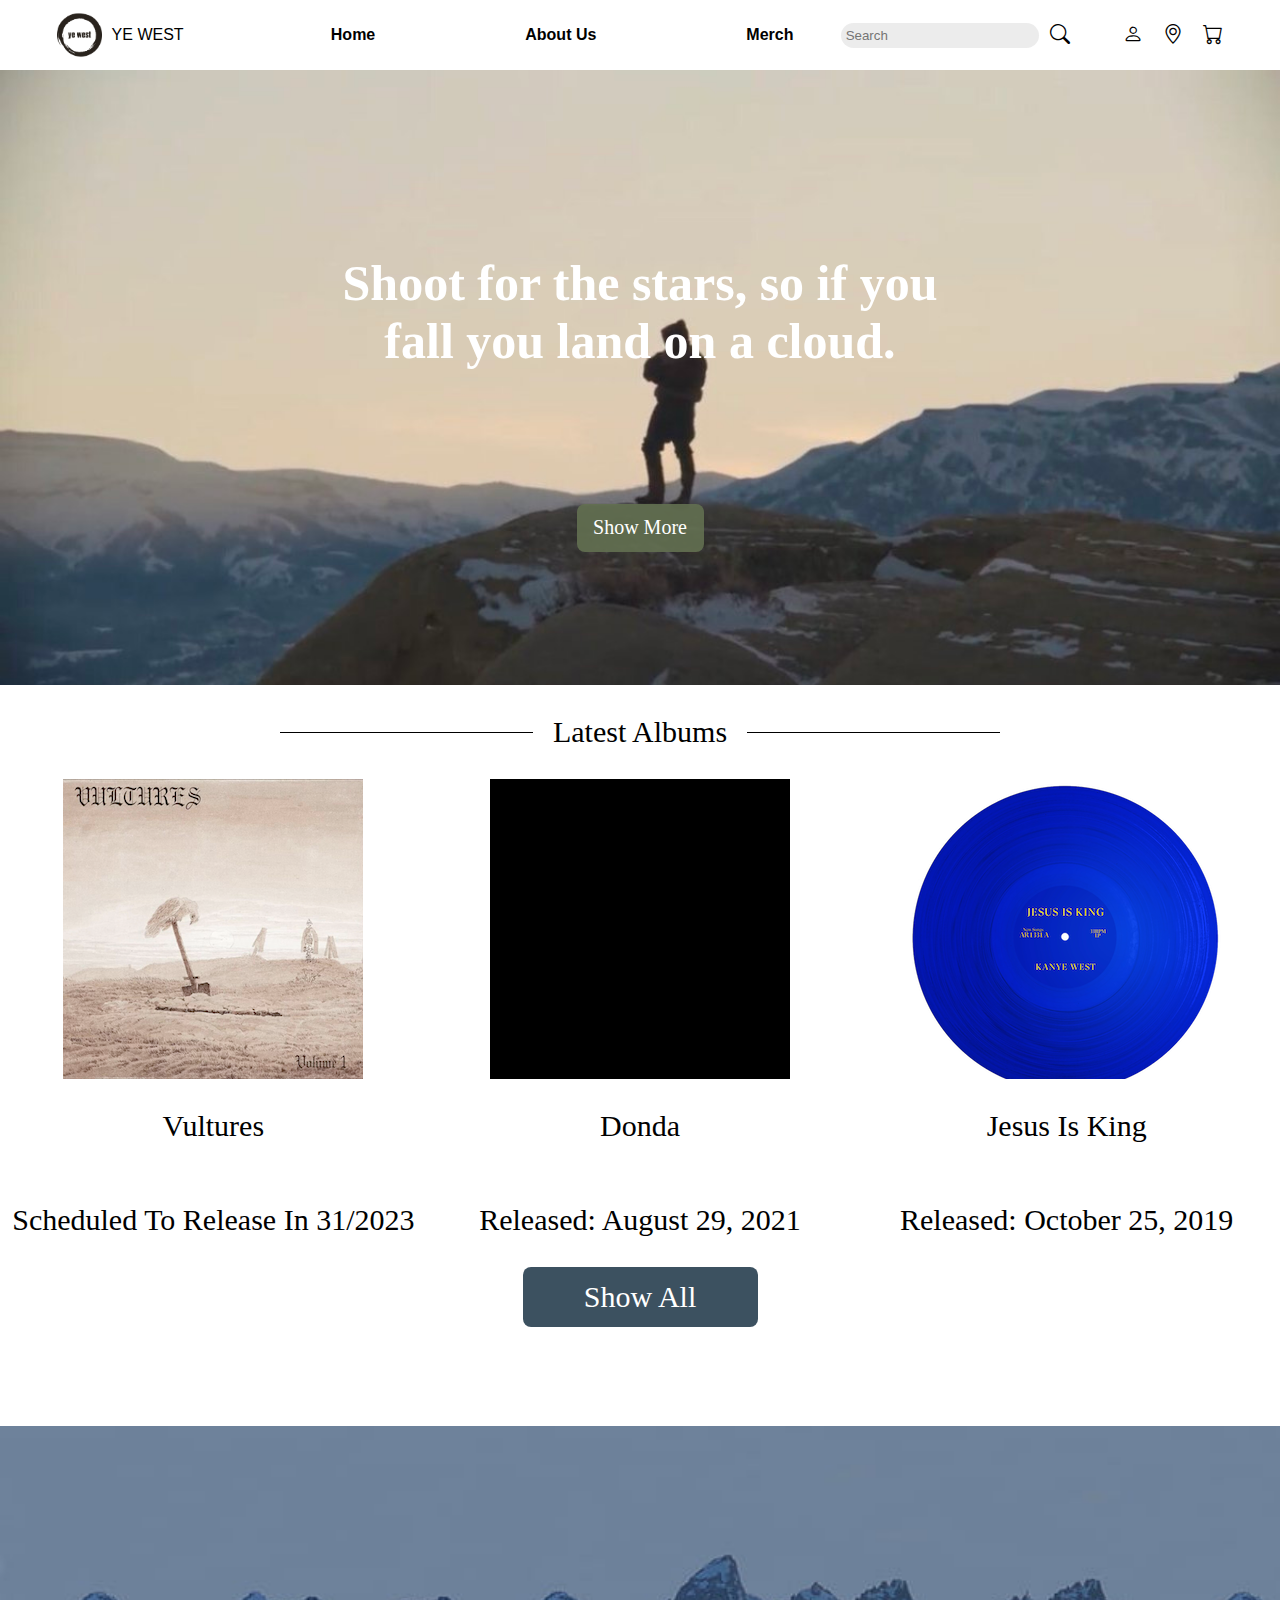
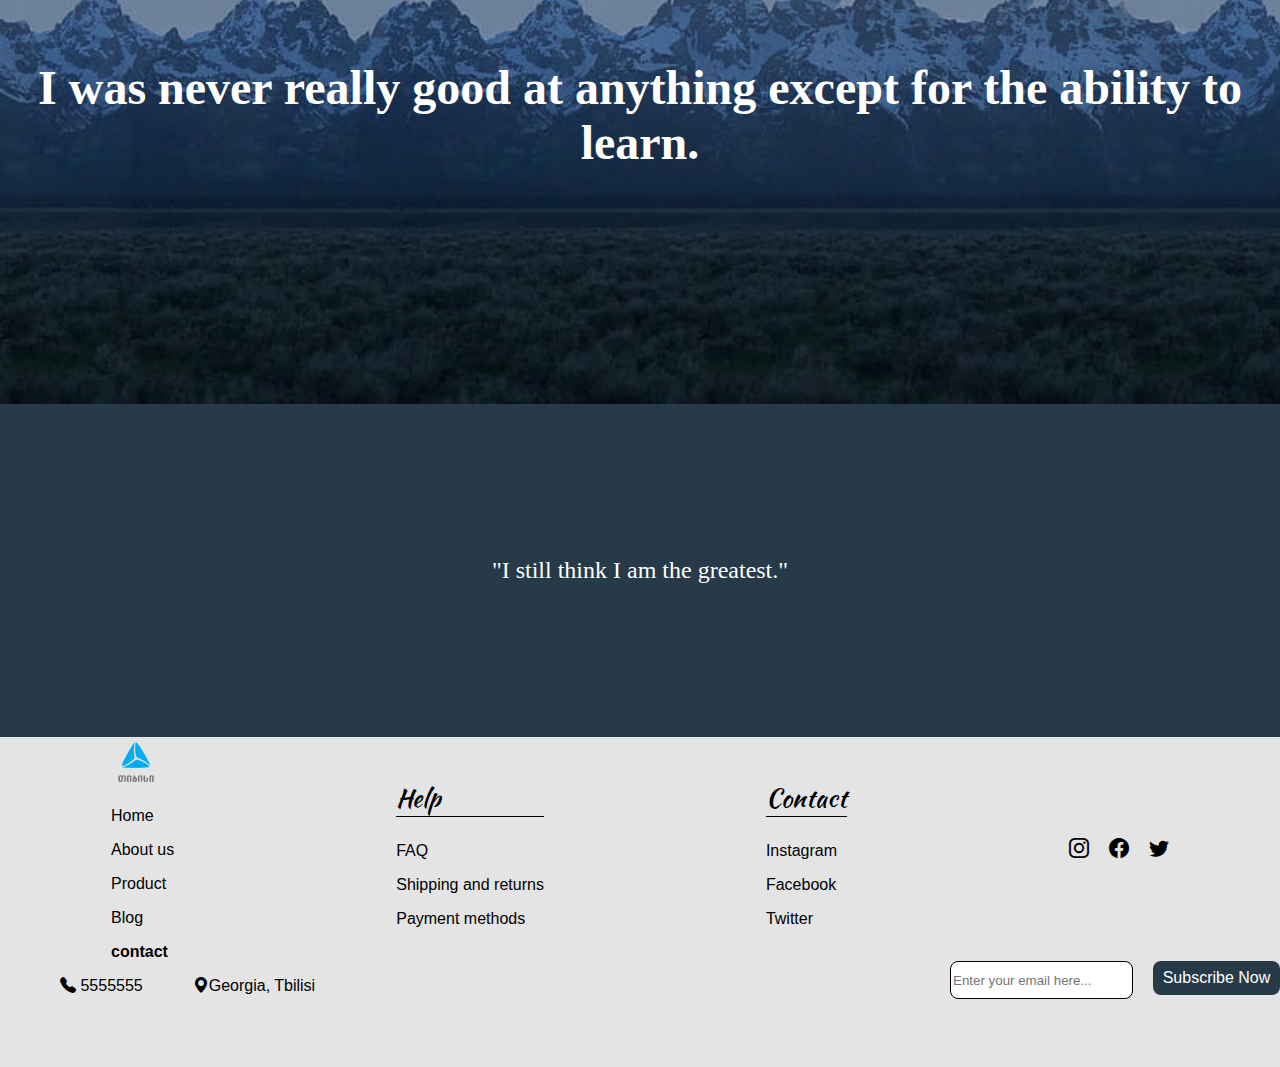
<file: index.html>
<!DOCTYPE html>
<html lang="en">
<head>
    <meta charset="UTF-8">
    <meta name="viewport" content="width=device-width, initial-scale=1.0">
    <link rel="preconnect" href="https://fonts.googleapis.com">
    <link rel="preconnect" href="https://fonts.gstatic.com" crossorigin>
    <link href="https://fonts.googleapis.com/css2?family=Kaushan+Script&family=Raleway:wght@200&display=swap" rel="stylesheet">
    <link rel="stylesheet" href="styles/style.css">
    <link rel="stylesheet" href="https://cdn.jsdelivr.net/npm/bootstrap-icons@1.11.2/font/bootstrap-icons.min.css">

</head>
<body>
    <header>
        
        <div class="navbar">
               <div class="logo">
                <img src="./images/ye-west-high-resolution-logo-transparent.png" alt="Logo"> 
                <P>YE WEST</P>  
            </div>
            <nav>
                <label for="turn" class="menu"><i class="bi bi-list"></i></label>
                <input type="checkbox" id="turn">
                <ul>
                    <li><a href="#">Home</a></li>
                    <li><a href="./AboutUs/index.html">About Us</a></li>
                    <li><a href="./merch/index.html">Merch</a></li>
                </ul>
            </nav>
            
            <div class="search-bar">
                <input type="text" placeholder="Search">
                <button><i class="bi bi-search"></i></button>
            </div>
            <div class="icons">
                <i class="bi bi-person"></i>
                <i class="bi bi-geo-alt"></i>
                <i class="bi bi-cart"></i>
            </div>
            
        </div>
         
    </header>

    <main>
        <div class="containe">
            <p>Shoot for the stars, so if you fall you land on a cloud.</p>
        <div class="more">
            <a href="">Show More</a>
        </div>
        
   </div>
    
   <div class="new">
        <div class="zoli"></div>
            <p>Latest Albums</p>
        <div class="zoli"></div>
   </div>

   <div class="albums">
        <div class="test">
             <div class="albumN1"></div>
                <P>Vultures</P>
                <p>Scheduled To Release In 31/2023</p>
        </div>

        <div class="test">
            <div class="albumN2"> </div>
                <p>Donda</p>
                <p>Released: August 29, 2021</p>
       </div>
       <div class="test">
            <div class="albumN3"></div>
                <p>Jesus Is King</p>
                <p>Released: October 25, 2019</p>
       </div>
    </div>
       

   <div class="albumbtn">
        <div class="everyalbum">
            <p>Show All</p>
        </div>
   </div>
    
 
    </main>
    
    <footer>
        
    <div class="cover">
        <div class="polar">
            <p>I was never really good at anything except for the ability to learn.</p>
        </div>
        <div class="cadetblue">
            <p>"I still think I am the greatest."</p>
            <!-- <h4>Kanye West</h4> -->
        </div>
   </div>




   <div class="abtus">

    <div class="rows">
        <div class="row1">
            <div class="logo">
                <a href="https://www.tbceducation.ge/"><img src="images/tbc-logo.png" alt=""> </a>
                
            </div>
        <p>Home</p>
        <p>About us</p>
        <p>Product</p>
        <p>Blog</p>
        <a href="./contact/index.html">contact</a>
    </div>
    
    <div class="row2">
        <h3>Help</h3>
        <p>FAQ</p>
        <p>Shipping and returns</p>
        <p>Payment methods</p>
    </div>

    <div class="row3">
        <h3>Contact</h3>
        <p>Instagram</p>
        <p>Facebook</p>
        <p>Twitter</p>
    </div>

    <div class="icons">
        <i class="bi bi-instagram"></i>
        <i class="bi bi-facebook"></i>
        <i class="bi bi-twitter"></i>
    </div>
    </div>
    
    <div class="btmbtm">
        <div class="btminfo">
            <p><i class="bi bi-telephone-fill"></i> 5555555</p>
            <p><i class="bi bi-geo-alt-fill"></i>Georgia, Tbilisi</p>
        </div>
       <div class="btminfo2">
        <input type="email" placeholder="Enter your email here...">
        <div class="sub">Subscribe Now</div>
       </div>
        
    </div>
   </div>
    



</footer>
    
    




</body>
</html>
</file>
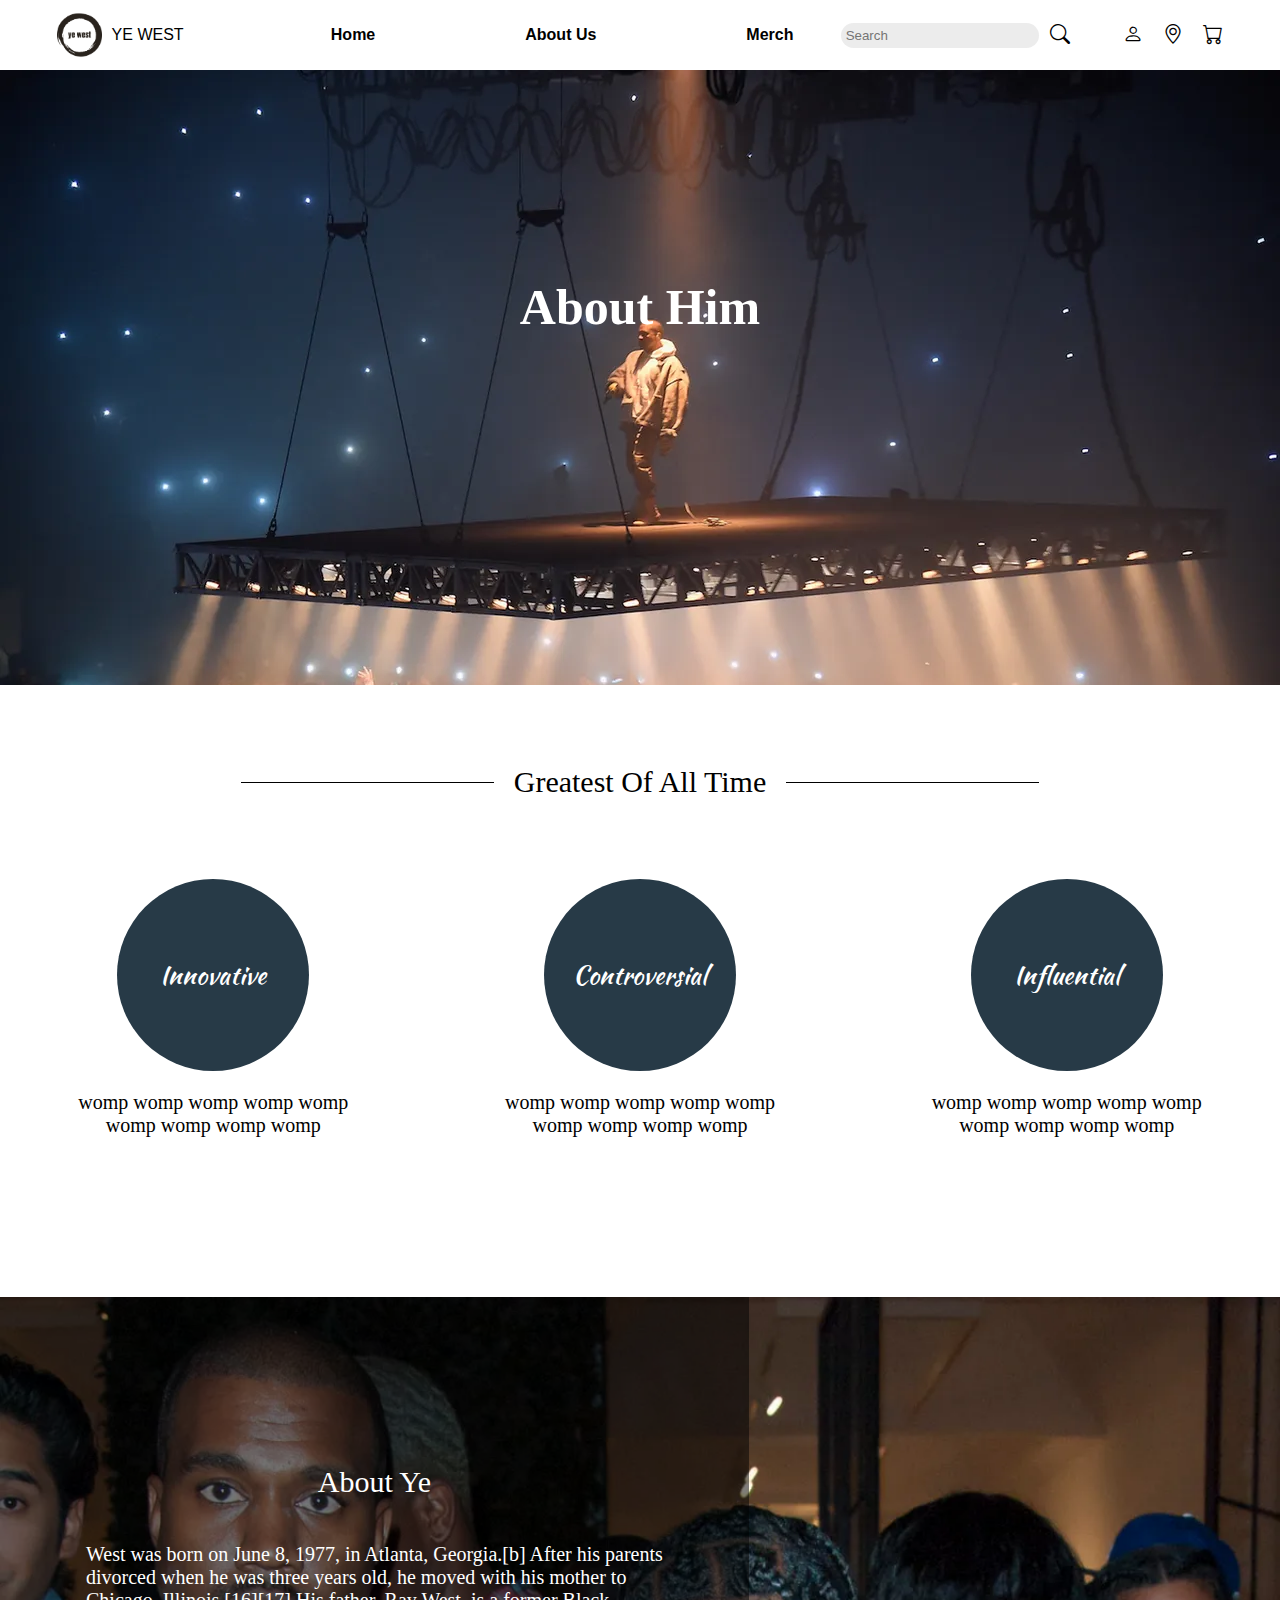
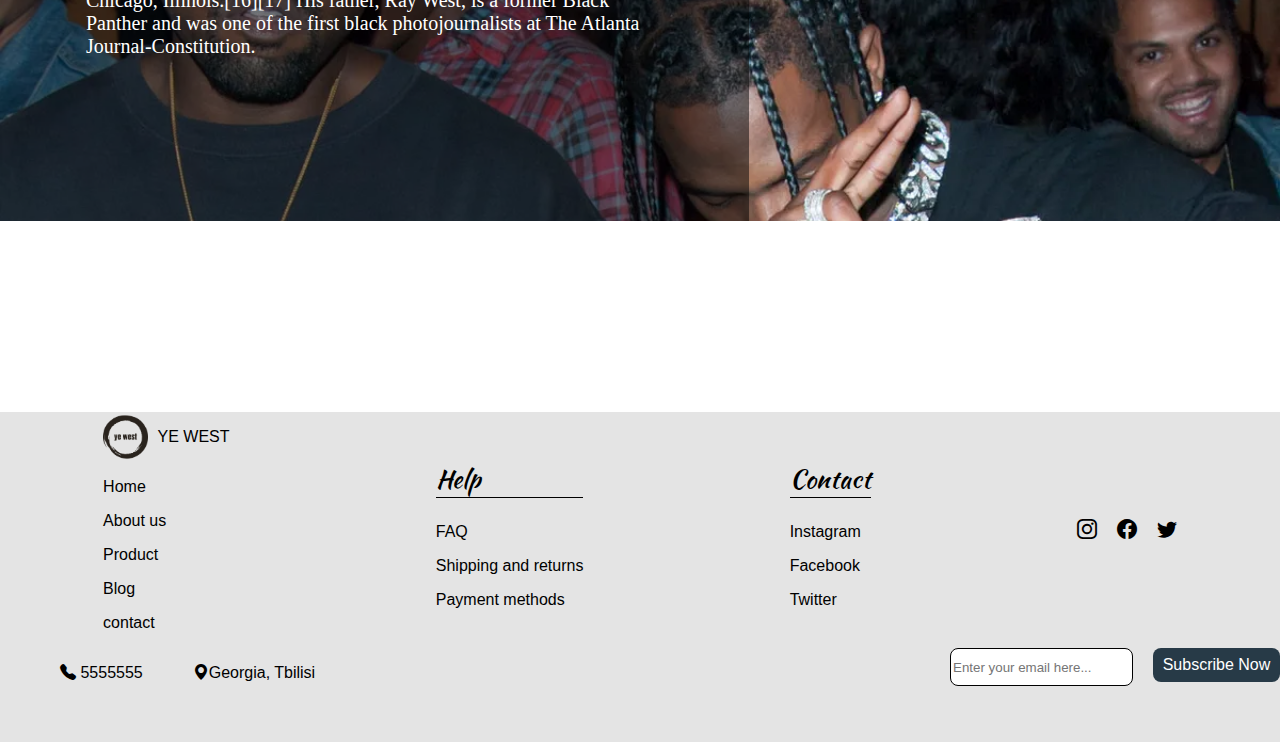
<file: About Us/index.html>
<!DOCTYPE html>
<html lang="en">
<head>
    <meta charset="UTF-8">
    <meta name="viewport" content="width=device-width, initial-scale=1.0">
    <link rel="preconnect" href="https://fonts.googleapis.com">
    <link rel="preconnect" href="https://fonts.gstatic.com" crossorigin>
    <link href="https://fonts.googleapis.com/css2?family=Kaushan+Script&family=Raleway:wght@200&display=swap" rel="stylesheet">
    <link rel="stylesheet" href="style.css">
    <link rel="stylesheet" href="https://cdn.jsdelivr.net/npm/bootstrap-icons@1.11.2/font/bootstrap-icons.min.css">

</head>
<body>
    <header>
        <div class="navbar">
               <div class="logo">
                <img src="../images/ye-west-high-resolution-logo-transparent.png" alt="Logo"> 
                <P>YE WEST</P>  
            </div>
            <nav>
                <label for="turn" class="menu"><i class="bi bi-list"></i></label>
                <input type="checkbox" id="turn">
                <ul>
                    <li><a href="../index.html">Home</a></li>
                    <li><a href="#">About Us</a></li>
                    <li><a href="../merch/index.html">Merch</a></li>
                </ul>
            </nav>
            
            <div class="search-bar">
                <input type="text" placeholder="Search">
                <button><i class="bi bi-search"></i></button>
            </div>
            <div class="icons">
                <i class="bi bi-person"></i>
                <i class="bi bi-geo-alt"></i>
                <i class="bi bi-cart"></i>
            </div>
            
        </div>
         
    </header>

    <main>
    <div class="containe">
        <p>About Him</p>
    </div>
           
    <div class="new">
        <div class="zoli"></div>
             <p>Greatest Of All Time</p>
         <div class="zoli"></div>
    </div>
           
    <div class="circles">
        <div class="circletxt">
            <div class="circle">Innovative</div>
            <p>womp womp womp womp womp womp womp womp womp </p>
        </div>
        <div class="circletxt">
            <div class="circle">Controversial</div>
            <p>womp womp womp womp womp womp womp womp womp  </p>
        </div>
        <div class="circletxt">
            <div class="circle">Influential</div>
            <p>womp womp womp womp womp womp womp womp womp</p>
        </div>
         
    </div>
   
    <div class="bottom">
        <div class="transparent">
            <h2>About Ye</h2>
            <p>West was born on June 8, 1977, in Atlanta, Georgia.[b] After his parents divorced when he was three years old, he moved with his mother to Chicago, Illinois.[16][17] His father, Ray West, is a former Black Panther and was one of the first black photojournalists at The Atlanta Journal-Constitution. </p>
        </div>
        
    </div>

    <div class="abtus">

        <div class="rows">
            <div class="row1">
            <div class="logo">
                <img src="../images/ye-west-high-resolution-logo-transparent.png" alt="Logo"> 
                <P>YE WEST</P>  
            </div>
            <p>Home</p>
            <p>About us</p>
            <p>Product</p>
            <p>Blog</p>
            <p>contact</p>
        </div>
        
        <div class="row2">
            <h3>Help</h3>
            <p>FAQ</p>
            <p>Shipping and returns</p>
            <p>Payment methods</p>
        </div>
    
        <div class="row3">
            <h3>Contact</h3>
            <p>Instagram</p>
            <p>Facebook</p>
            <p>Twitter</p>
        </div>
    
        <div class="icons">
            <i class="bi bi-instagram"></i>
            <i class="bi bi-facebook"></i>
            <i class="bi bi-twitter"></i>
        </div>
        </div>
        
        <div class="btmbtm">
            <div class="btminfo">
                <p><i class="bi bi-telephone-fill"></i> 5555555</p>
                <p><i class="bi bi-geo-alt-fill"></i>Georgia, Tbilisi</p>
            </div>
           <div class="btminfo2">
            <input type="email" placeholder="Enter your email here...">
            <div class="sub">Subscribe Now</div>
           </div>
            
        </div>
       </div>
        
    
</body>
</html>
</file>
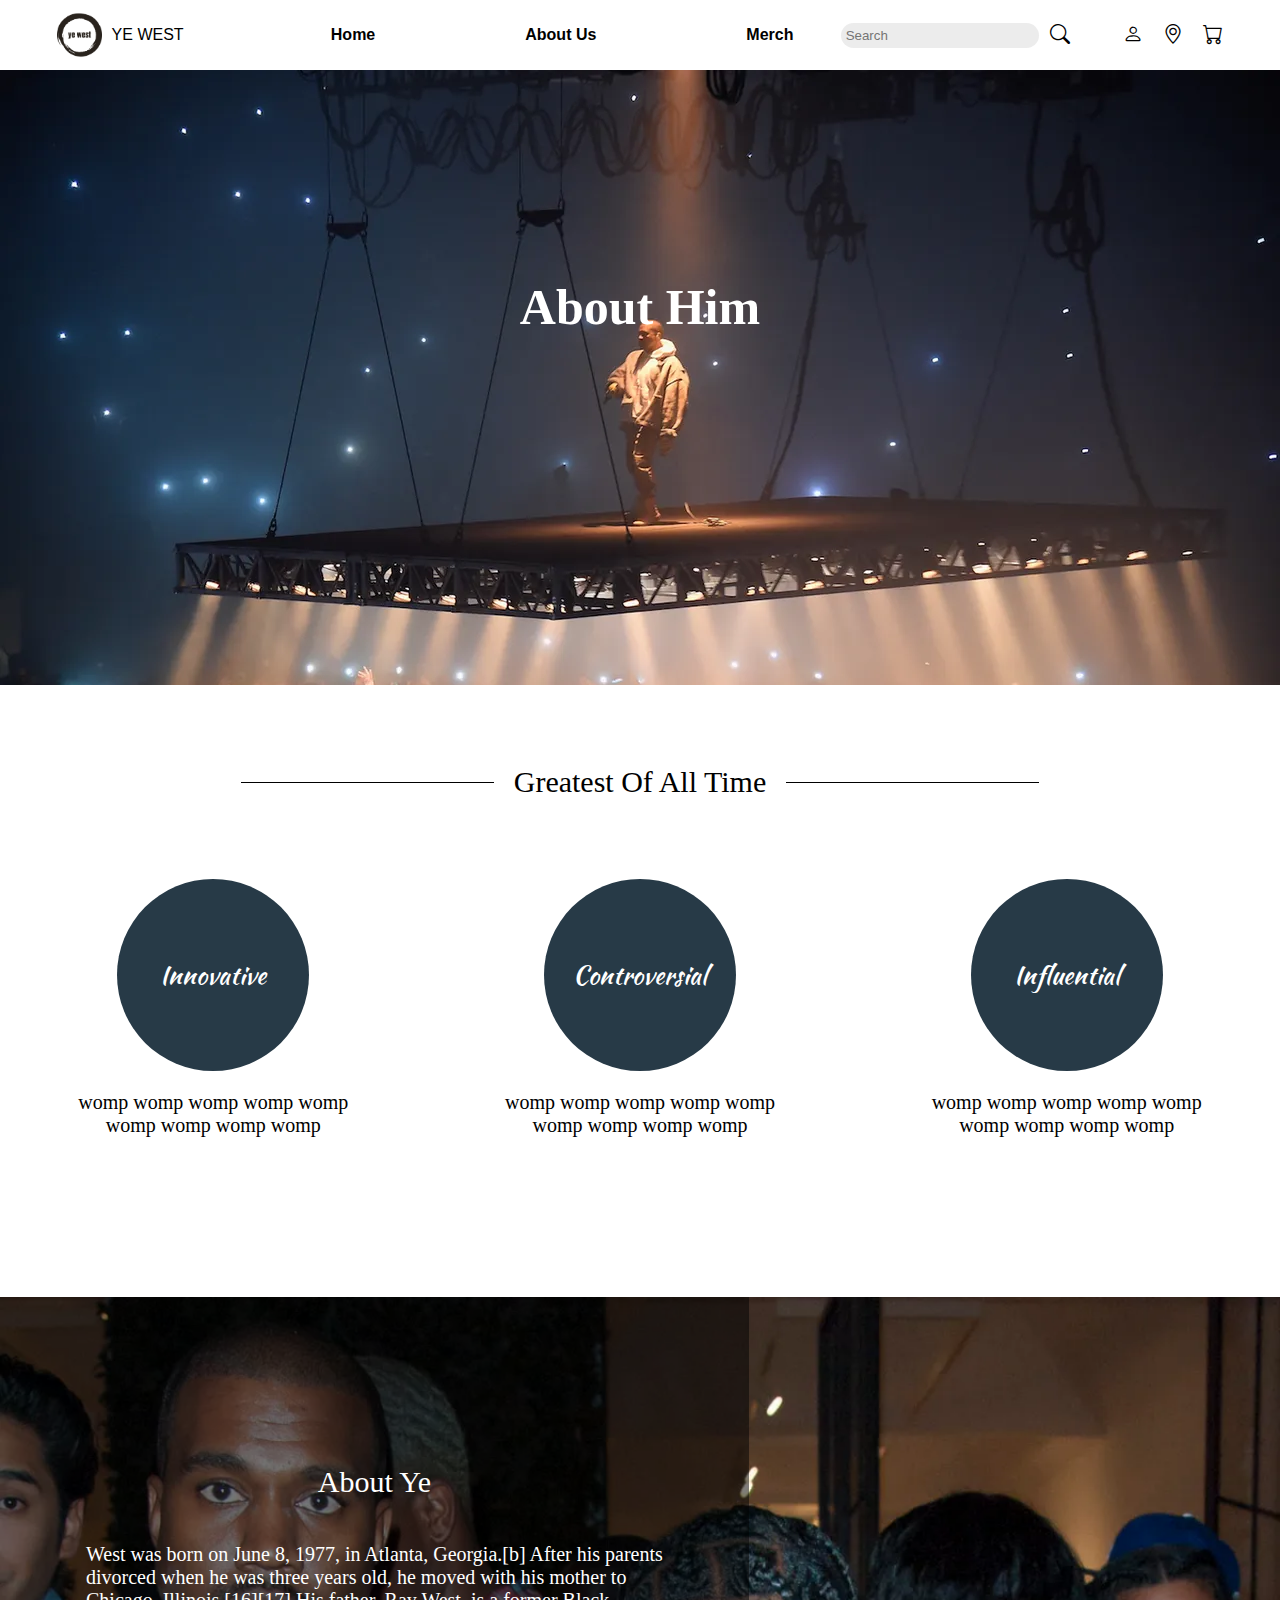
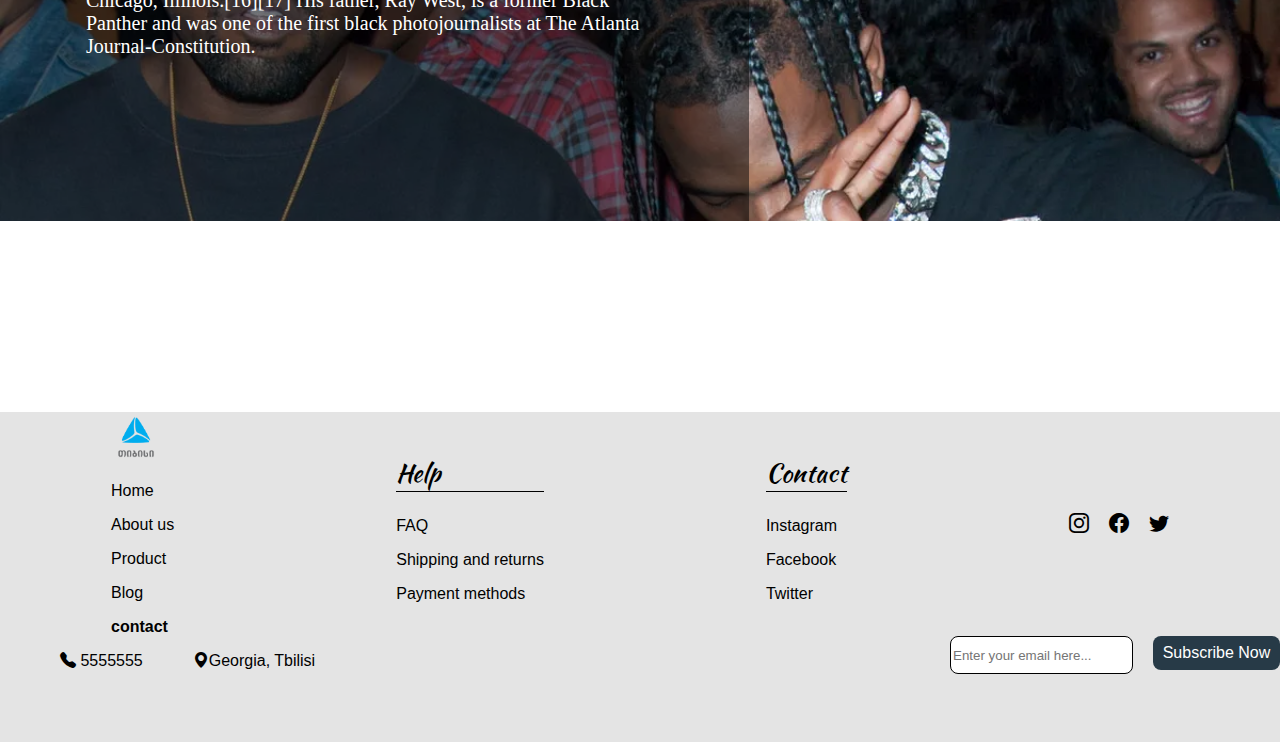
<file: AboutUs/index.html>
<!DOCTYPE html>
<html lang="en">
<head>
    <meta charset="UTF-8">
    <meta name="viewport" content="width=device-width, initial-scale=1.0">
    <link rel="preconnect" href="https://fonts.googleapis.com">
    <link rel="preconnect" href="https://fonts.gstatic.com" crossorigin>
    <link href="https://fonts.googleapis.com/css2?family=Kaushan+Script&family=Raleway:wght@200&display=swap" rel="stylesheet">
    <link rel="stylesheet" href="style.css">
    <link rel="stylesheet" href="https://cdn.jsdelivr.net/npm/bootstrap-icons@1.11.2/font/bootstrap-icons.min.css">

</head>
<body>
    <header>
        <div class="navbar">
               <div class="logo">
                <img src="../images/ye-west-high-resolution-logo-transparent.png" alt="Logo"> 
                <P>YE WEST</P>  
            </div>
            <nav>
                <label for="turn" class="menu"><i class="bi bi-list"></i></label>
                <input type="checkbox" id="turn">
                <ul>
                    <li><a href="../index.html">Home</a></li>
                    <li><a href="#">About Us</a></li>
                    <li><a href="../merch/index.html">Merch</a></li>
                </ul>
            </nav>
            
            <div class="search-bar">
                <input type="text" placeholder="Search">
                <button><i class="bi bi-search"></i></button>
            </div>
            <div class="icons">
                <i class="bi bi-person"></i>
                <i class="bi bi-geo-alt"></i>
                <i class="bi bi-cart"></i>
            </div>
            
        </div>
         
    </header>

    <main>
    <div class="containe">
        <p>About Him</p>
    </div>
           
    <div class="new">
        <div class="zoli"></div>
             <p>Greatest Of All Time</p>
         <div class="zoli"></div>
    </div>
           
    <div class="circles">
        <div class="circletxt">
            <div class="circle">Innovative</div>
            <p>womp womp womp womp womp womp womp womp womp </p>
        </div>
        <div class="circletxt">
            <div class="circle">Controversial</div>
            <p>womp womp womp womp womp womp womp womp womp  </p>
        </div>
        <div class="circletxt">
            <div class="circle">Influential</div>
            <p>womp womp womp womp womp womp womp womp womp</p>
        </div>
         
    </div>
   
    <div class="bottom">
        <div class="transparent">
            <h2>About Ye</h2>
            <p>West was born on June 8, 1977, in Atlanta, Georgia.[b] After his parents divorced when he was three years old, he moved with his mother to Chicago, Illinois.[16][17] His father, Ray West, is a former Black Panther and was one of the first black photojournalists at The Atlanta Journal-Constitution. </p>
        </div>
        
    </div>

    <div class="abtus">

        <div class="rows">
            <div class="row1">
                <div class="logo">
                    <a href="https://www.tbceducation.ge/"><img src="../images/tbc-logo.png" alt=""> </a>
                    
                </div>
            <p>Home</p>
            <p>About us</p>
            <p>Product</p>
            <p>Blog</p>
            <a href="../contact/index.html">contact</a>
        </div>
        
        <div class="row2">
            <h3>Help</h3>
            <p>FAQ</p>
            <p>Shipping and returns</p>
            <p>Payment methods</p>
        </div>
    
        <div class="row3">
            <h3>Contact</h3>
            <p>Instagram</p>
            <p>Facebook</p>
            <p>Twitter</p>
        </div>
    
        <div class="icons">
            <i class="bi bi-instagram"></i>
            <i class="bi bi-facebook"></i>
            <i class="bi bi-twitter"></i>
        </div>
        </div>
        
        <div class="btmbtm">
            <div class="btminfo">
                <p><i class="bi bi-telephone-fill"></i> 5555555</p>
                <p><i class="bi bi-geo-alt-fill"></i>Georgia, Tbilisi</p>
            </div>
           <div class="btminfo2">
            <input type="email" placeholder="Enter your email here...">
            <div class="sub">Subscribe Now</div>
           </div>
            
        </div>
       </div>
        

    
    
</body>
</html>
</file>
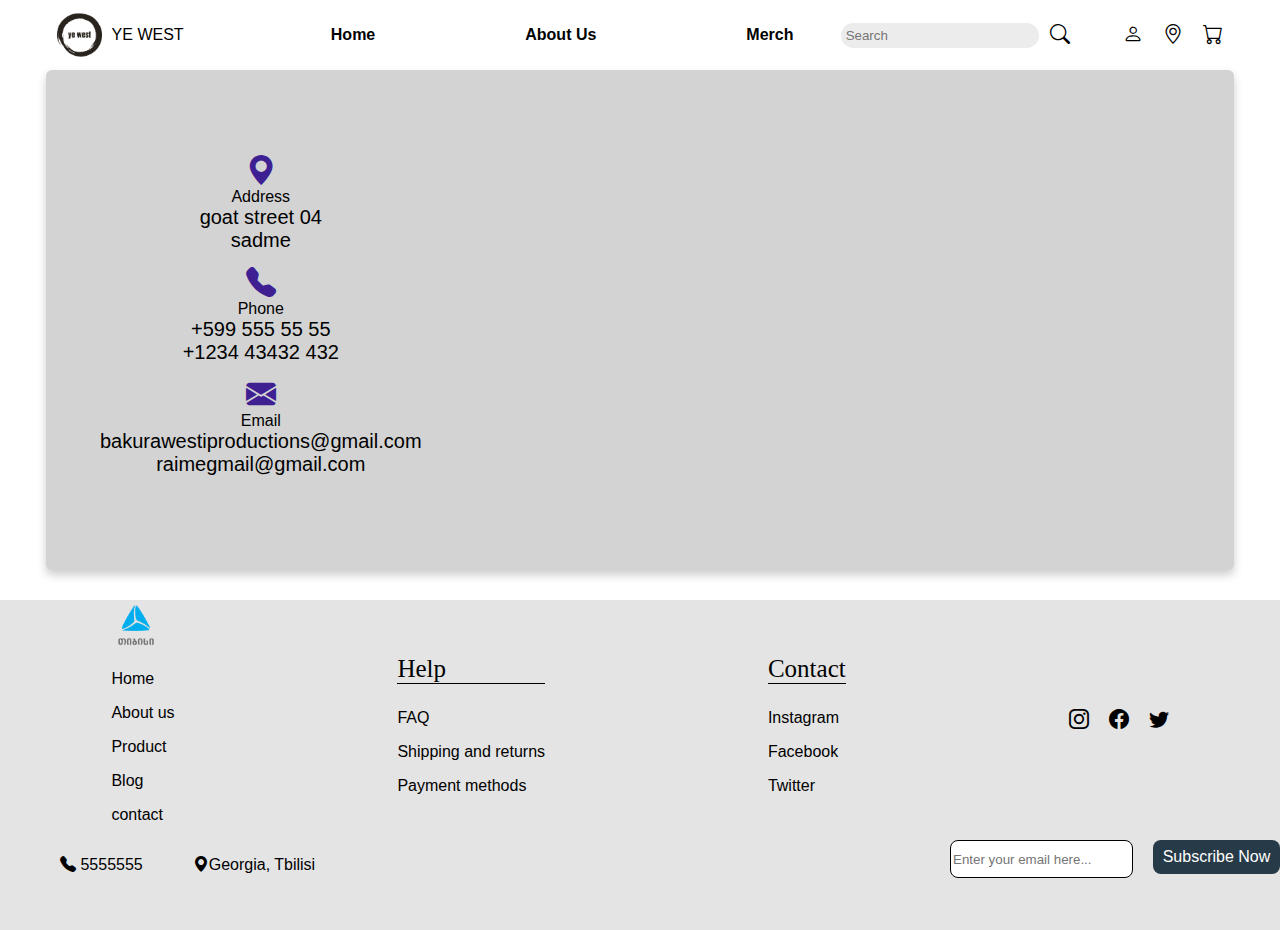
<file: contact/index.html>
<!DOCTYPE html>
<html lang="en">
<head>
    <meta charset="UTF-8">
    <meta name="viewport" content="width=device-width, initial-scale=1.0">
    <link rel="stylesheet" href="styles.css">
    <link rel="stylesheet" href="https://cdn.jsdelivr.net/npm/bootstrap-icons@1.11.2/font/bootstrap-icons.min.css">
    <title>Document</title>
</head>
<body>
    <header>
        <div class="navbar">
               <div class="logo">
                <img src="../images/ye-west-high-resolution-logo-transparent.png" alt="Logo"> 
                <P>YE WEST</P>  
            </div>
            <nav>
                <label for="turn" class="menu"><i class="bi bi-list"></i></label>
                <input type="checkbox" id="turn">
                <ul>
                <li><a href="../index.html">Home</a></li>
                <li><a href="../AboutUs/index.html">About Us</a></li>
                <li><a href="../merch/index.html">Merch</a></li>
            </ul> 
            </nav>
           
            <div class="search-bar">
                <input type="text" placeholder="Search">
                <button><i class="bi bi-search"></i></button>
            </div>
            <div class="icons">
                <i class="bi bi-person"></i>
                <i class="bi bi-geo-alt"></i>
                <i class="bi bi-cart"></i>
            </div>
            
        </div>
        </header>
        
        <div class="mshobeli">
            <div class="container">
                <div class="content">
                  <div class="left-side">
                    <div class="address details">
                        <i class="bi bi-geo-alt-fill"></i>
                      <div class="topic">Address</div>
                      <div class="text-one">goat street 04</div>
                      <div class="text-two">sadme</div>
                    </div>
                    <div class="phone details">
                        <i class="bi bi-telephone-fill"></i>
                      <div class="topic">Phone</div>
                      <div class="text-one">+599 555 55 55</div>
                      <div class="text-two">+1234 43432 432</div>
                    </div>
                    <div class="email details">
                        <i class="bi bi-envelope-fill"></i>
                      <div class="topic">Email</div>
                      <div class="text-one">bakurawestiproductions@gmail.com</div>
                      <div class="text-two">raimegmail@gmail.com</div>
                    </div>
                  </div>
                </div>
                <iframe id="map" src="https://www.google.com/maps/embed?pb=!1m18!1m12!1m3!1d3263.2213872707375!2d-106.53912032439041!3d35.12614846026677!2m3!1f0!2f0!3f0!3m2!1i1024!2i768!4f13.1!3m3!1m2!1s0x87227557938908eb%3A0x723dd3cf63dbb051!2s3828%20Piermont%20Dr%20NE%2C%20Albuquerque%2C%20NM%2087111%2C%20USA!5e0!3m2!1sen!2sge!4v1703515934670!5m2!1sen!2sge" width="600" height="450" style="border:0;" allowfullscreen="" loading="lazy" referrerpolicy="no-referrer-when-downgrade"></iframe>
              </div>
              
        </div>
        <div class="abtus">

            <div class="rows">
                <div class="row1">
                    <div class="logo">
                        <a href="https://www.tbceducation.ge/"><img src="../images/tbc-logo.png" alt=""> </a>
                        
                    </div>
                <p>Home</p>
                <p>About us</p>
                <p>Product</p>
                <p>Blog</p>
                <p>contact</p>
            </div>
            
            <div class="row2">
                <h3>Help</h3>
                <p>FAQ</p>
                <p>Shipping and returns</p>
                <p>Payment methods</p>
            </div>
        
            <div class="row3">
                <h3>Contact</h3>
                <p>Instagram</p>
                <p>Facebook</p>
                <p>Twitter</p>
            </div>
        
            <div class="icons">
                <i class="bi bi-instagram"></i>
                <i class="bi bi-facebook"></i>
                <i class="bi bi-twitter"></i>
            </div>
            </div>
            
            <div class="btmbtm">
                <div class="btminfo">
                    <p><i class="bi bi-telephone-fill"></i> 5555555</p>
                    <p><i class="bi bi-geo-alt-fill"></i>Georgia, Tbilisi</p>
                </div>
               <div class="btminfo2">
                <input type="email" placeholder="Enter your email here...">
                <div class="sub">Subscribe Now</div>
               </div>
                
            </div>
           </div>
            

</body>
</html>
</file>
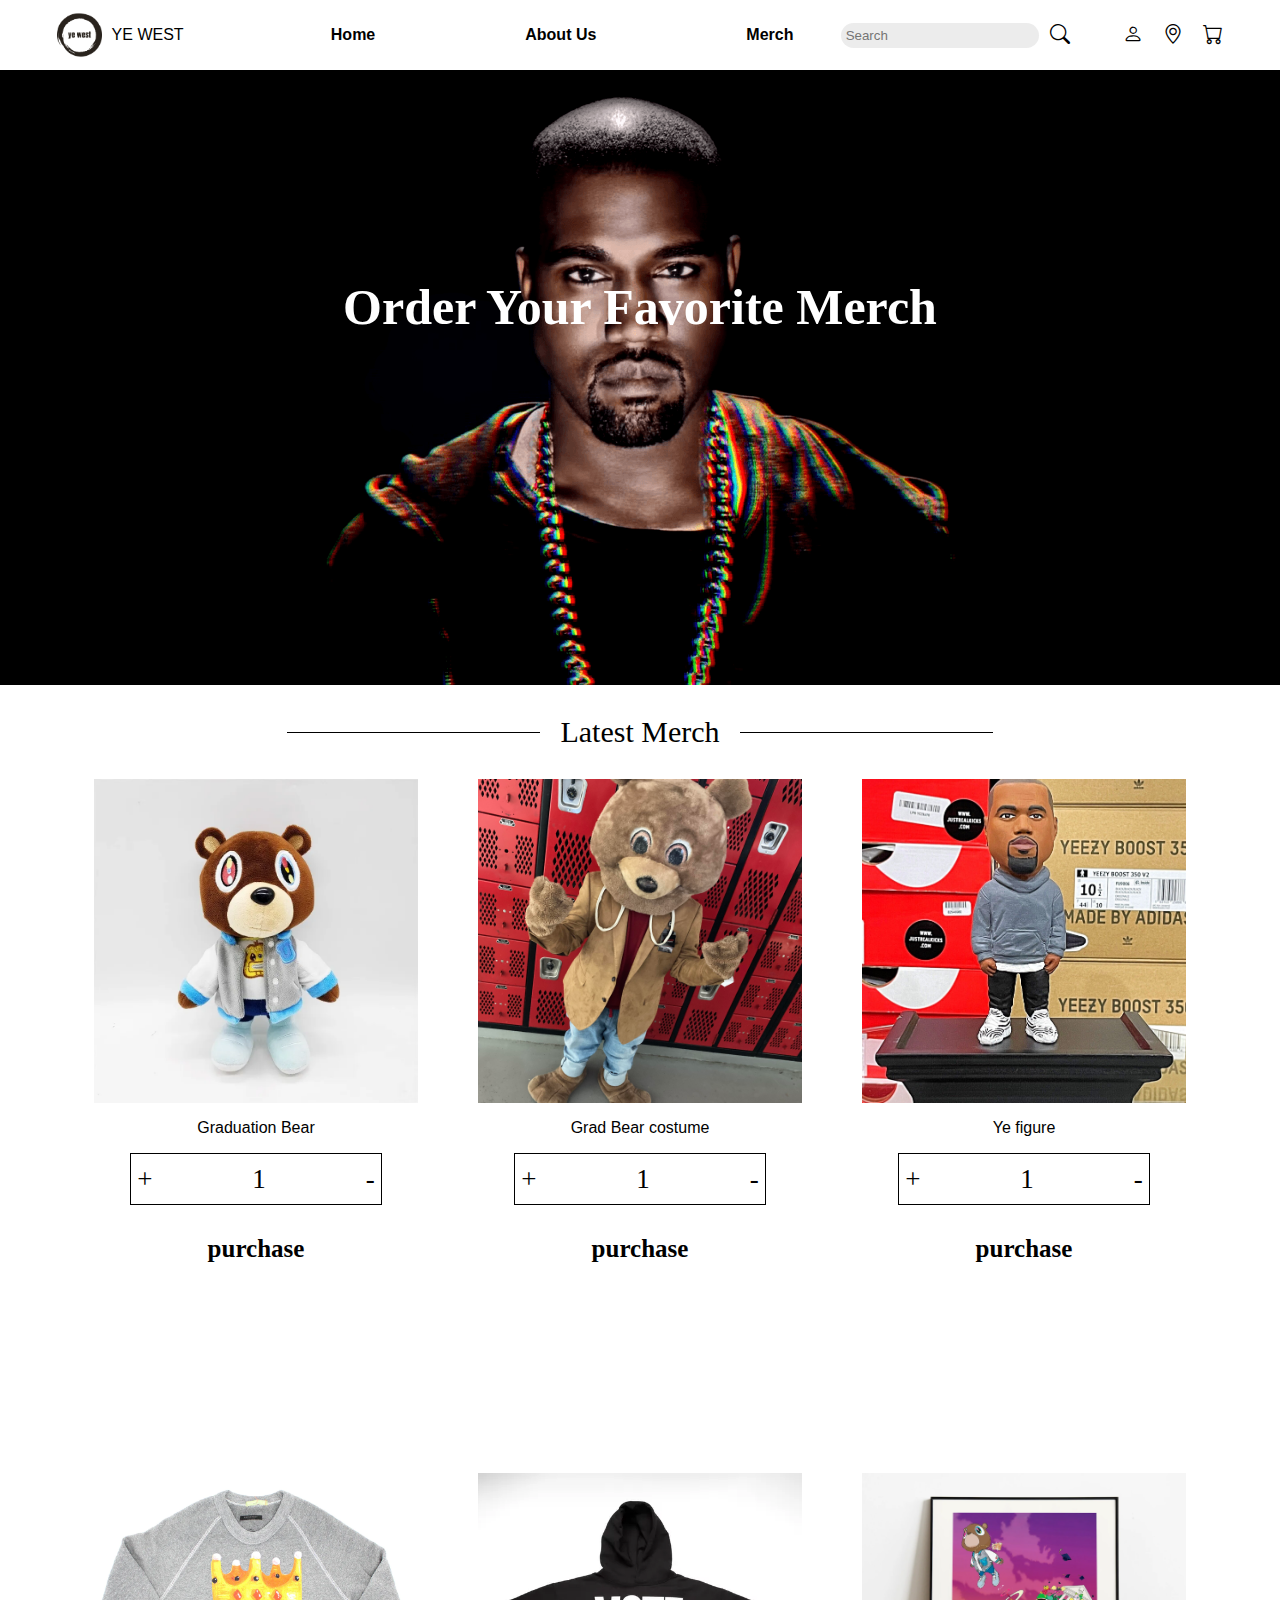
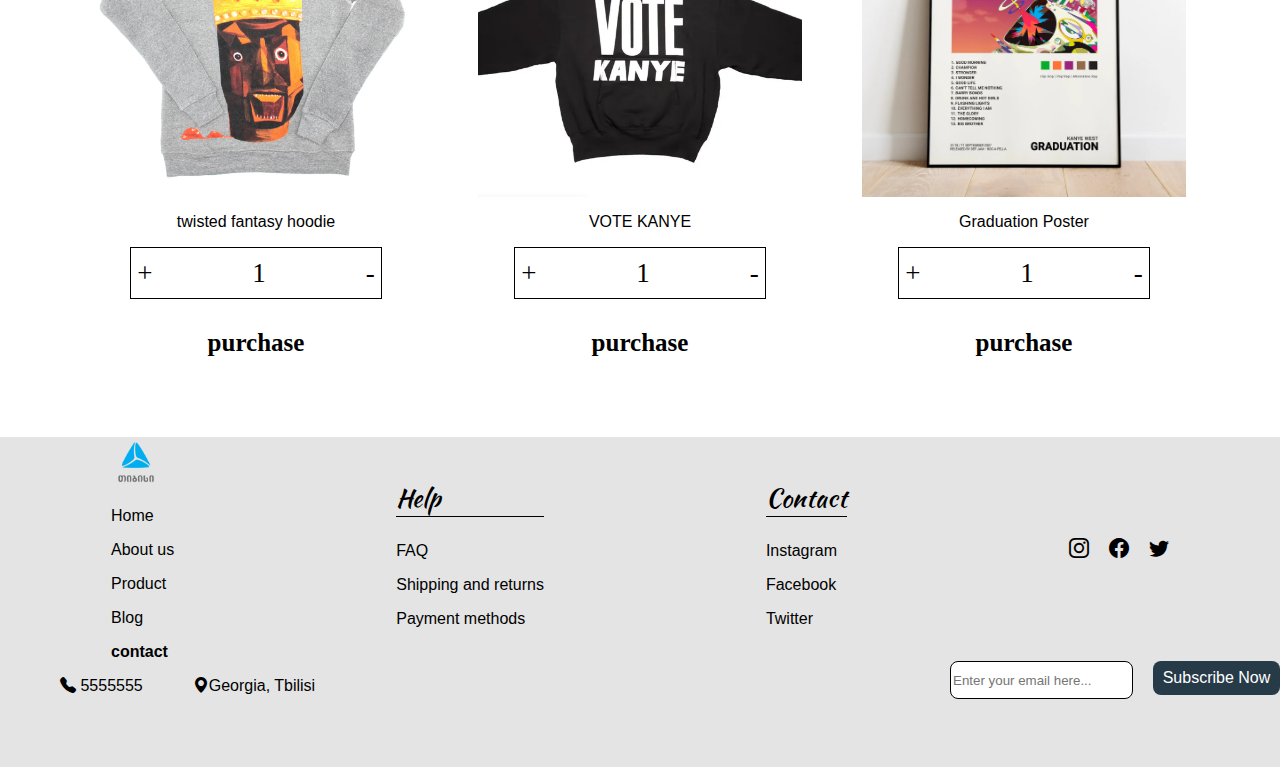
<file: merch/index.html>
<!DOCTYPE html>
<html lang="en">
<head>
    <meta charset="UTF-8">
    <meta name="viewport" content="width=device-width, initial-scale=1.0">
    <link rel="preconnect" href="https://fonts.googleapis.com">
    <link rel="preconnect" href="https://fonts.gstatic.com" crossorigin>
    <link href="https://fonts.googleapis.com/css2?family=Kaushan+Script&family=Raleway:wght@200&display=swap" rel="stylesheet">
    <link rel="stylesheet" href="style.css">
    <link rel="stylesheet" href="https://cdn.jsdelivr.net/npm/bootstrap-icons@1.11.2/font/bootstrap-icons.min.css">

</head>
<body>
    <header>
        <div class="navbar">
               <div class="logo">
                <img src="../images/ye-west-high-resolution-logo-transparent.png" alt="Logo"> 
                <P>YE WEST</P>  
            </div>
            <nav>
                <label for="turn" class="menu"><i class="bi bi-list"></i></label>
                <input type="checkbox" id="turn">
                <ul>
                <li><a href="../index.html">Home</a></li>
                <li><a href="../AboutUs/index.html">About Us</a></li>
                <li><a href="#">Merch</a></li>
            </ul> 
            </nav>
           
            <div class="search-bar">
                <input type="text" placeholder="Search">
                <button><i class="bi bi-search"></i></button>
            </div>
            <div class="icons">
                <i class="bi bi-person"></i>
                <i class="bi bi-geo-alt"></i>
                <i class="bi bi-cart"></i>
            </div>
            
        </div>
         
    </header>

    <div class="containe">
        <p>Order Your Favorite Merch</p>
    </div>

    <div class="new">
        <div class="zoli"></div>
            <p>Latest Merch</p>
        <div class="zoli"></div>
   </div>


   <div class="products">

    <div class="placement">
        <div class="product1"></div>
        <p>Graduation Bear</p>
        <div class="quantity"><p>+</p> <p>1</p> <p>-</p></div>
        <div class="purchase"><a href="../purchase/index.html"> <span>purchase</span></a></div>
    </div>

    <div class="placement">
        <div class="product2"></div>
        <p>Grad Bear costume</p>
        <div class="quantity"><p>+</p> <p>1</p> <p>-</p></div>
        <div class="purchase"><a href="../purchase/index.html"> <span>purchase</span></a></div>
    </div>

    <div class="placement">
        <div class="product3"></div>
        <p>Ye figure</p>
        <div class="quantity"><p>+</p> <p>1</p> <p>-</p></div>
        <div class="purchase"><a href="../purchase/index.html"> <span>purchase</span></a></div>
    </div>
    
   </div>

   <div class="products2">

    <div class="placement">
        <div class="product4"></div>
        <p>twisted fantasy hoodie</p>
        <div class="quantity"><p>+</p> <p>1</p> <p>-</p></div>
        <div class="purchase"><a href="../purchase/index.html"> <span>purchase</span></a></div>
    </div>

    <div class="placement">
        <div class="product5"></div>
        <p>VOTE KANYE</p>
        <div class="quantity"><p>+</p> <p>1</p> <p>-</p></div>
        <div class="purchase"><a href="../purchase/index.html"> 
            <span>purchase</span></a></div>
        
    </div>

    <div class="placement">
        <div class="product6"></div>
        <p>Graduation Poster</p>
        <div class="quantity"><p>+</p> <p>1</p> <p>-</p></div>
        <div class="purchase"><a href="../purchase/index.html"> <span>purchase</span></a></div>
    </div>
    
    
    
   </div>

   <div class="abtus">

    <div class="rows">
        <div class="row1">
            <div class="logo">
                <a href="https://www.tbceducation.ge/"><img src="../images/tbc-logo.png" alt=""> </a>
                
            </div>
        <p>Home</p>
        <p>About us</p>
        <p>Product</p>
        <p>Blog</p>
        <a href="../contact/index.html">contact</a>
    </div>
    
    <div class="row2">
        <h3>Help</h3>
        <p>FAQ</p>
        <p>Shipping and returns</p>
        <p>Payment methods</p>
    </div>

    <div class="row3">
        <h3>Contact</h3>
        <p>Instagram</p>
        <p>Facebook</p>
        <p>Twitter</p>
    </div>

    <div class="icons">
        <i class="bi bi-instagram"></i>
        <i class="bi bi-facebook"></i>
        <i class="bi bi-twitter"></i>
    </div>
    </div>
    
    <div class="btmbtm">
        <div class="btminfo">
            <p><i class="bi bi-telephone-fill"></i> 5555555</p>
            <p><i class="bi bi-geo-alt-fill"></i>Georgia, Tbilisi</p>
        </div>
       <div class="btminfo2">
        <input type="email" placeholder="Enter your email here...">
        <div class="sub">Subscribe Now</div>
       </div>
        
    </div>
   </div>
    






</body>
</html>
</file>
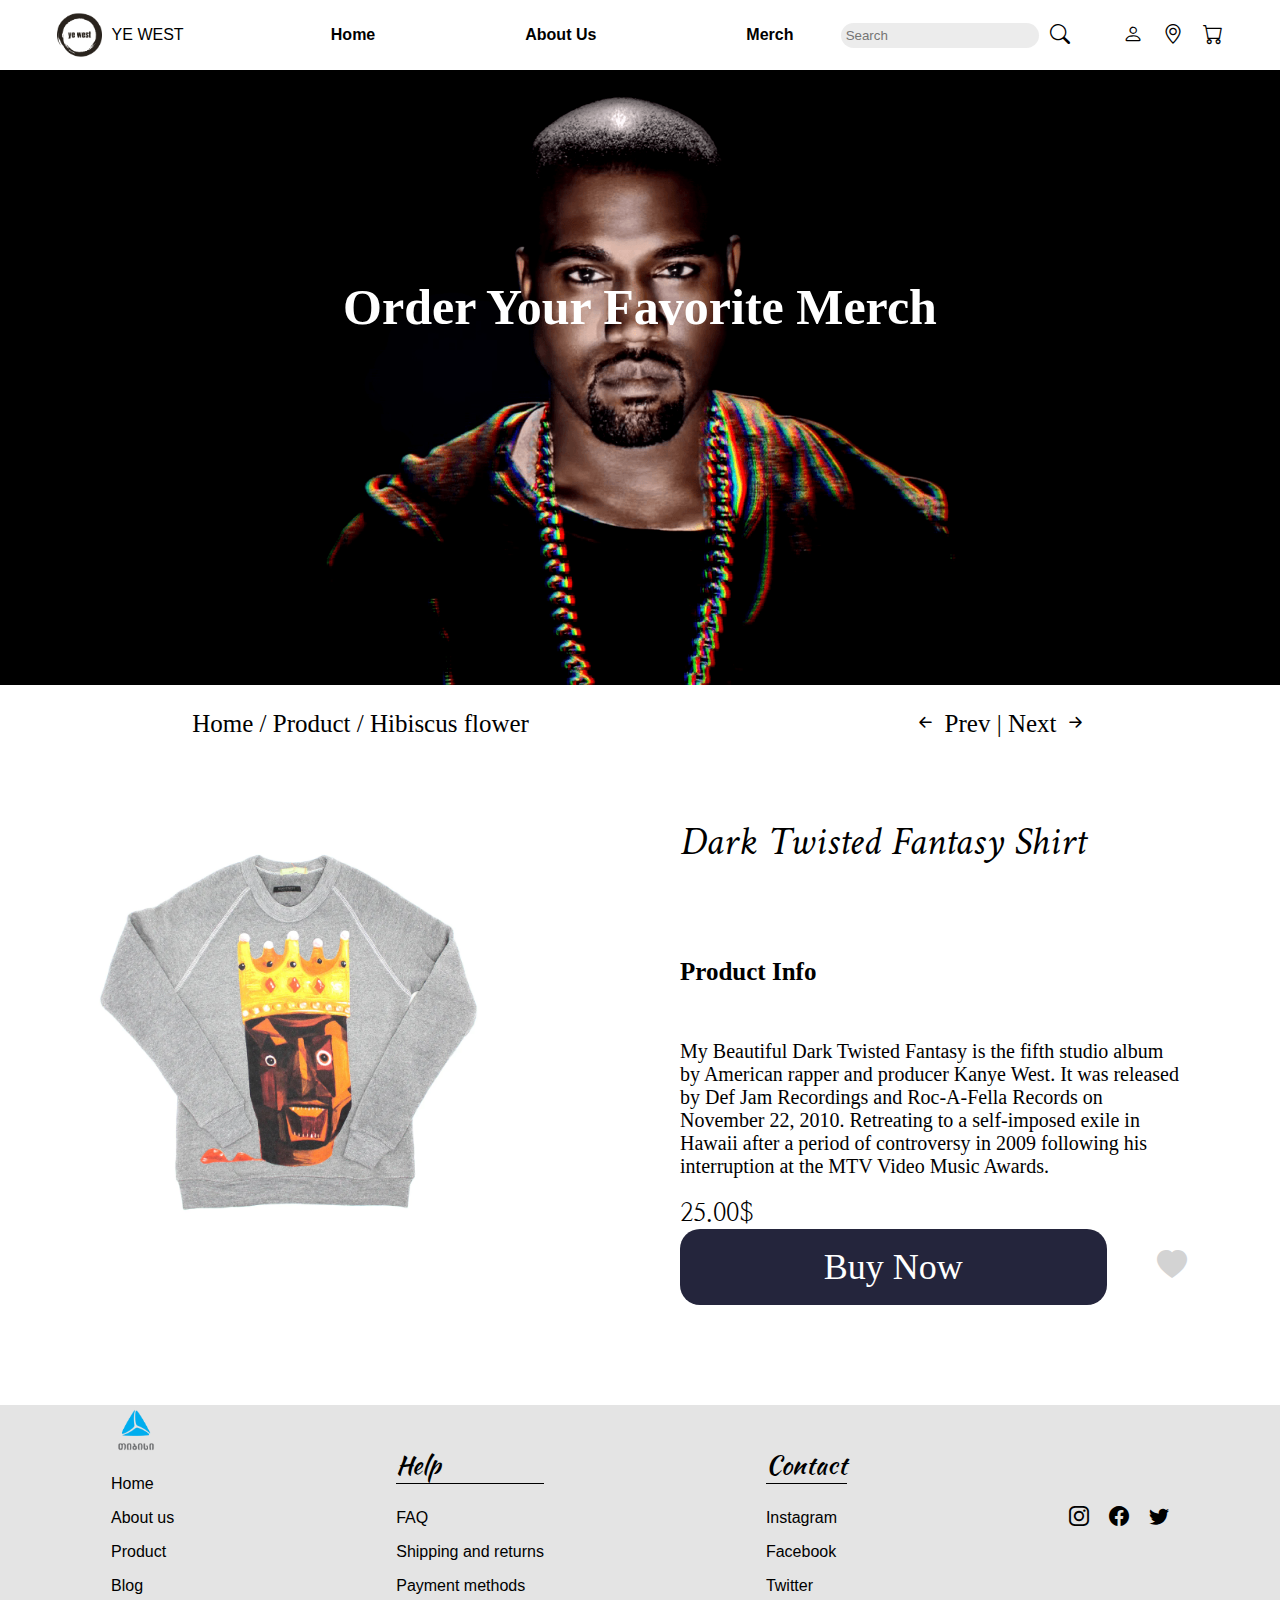
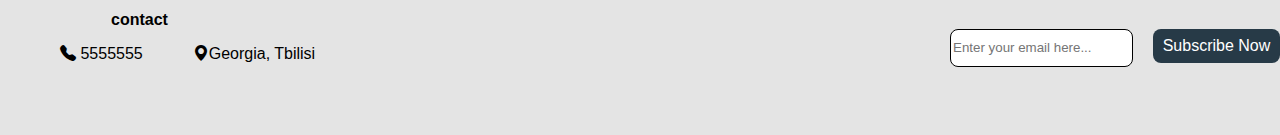
<file: purchase/index.html>
<!DOCTYPE html>
<html lang="en">
<head>
    <meta charset="UTF-8">
    <meta name="viewport" content="width=device-width, initial-scale=1.0">
    <link rel="preconnect" href="https://fonts.googleapis.com">
    <link rel="preconnect" href="https://fonts.gstatic.com" crossorigin>
    <link href="https://fonts.googleapis.com/css2?family=Kaushan+Script&family=Raleway:wght@200&display=swap" rel="stylesheet">
    <link rel="stylesheet" href="style.css">
    <link rel="stylesheet" href="https://cdn.jsdelivr.net/npm/bootstrap-icons@1.11.2/font/bootstrap-icons.min.css">
    <style>
        @import url('https://fonts.googleapis.com/css2?family=Kaushan+Script&family=Metal&family=Raleway:wght@200&display=swap');
        @import url('https://fonts.googleapis.com/css2?family=Kaushan+Script&family=Metal&family=Nanum+Myeongjo&family=Raleway:wght@200&display=swap');
        @import url('https://fonts.googleapis.com/css2?family=Kaushan+Script&family=Metal&family=Nanum+Myeongjo&family=Raleway:wght@200&display=swap');
      
      </style>
      
      

</head>
<body>
    <header>
        <div class="navbar">
               <div class="logo">
                <img src="../images/ye-west-high-resolution-logo-transparent.png" alt="Logo"> 
                <P>YE WEST</P>  
            </div>
            <nav>
                <label for="turn" class="menu"><i class="bi bi-list"></i></label>
                <input type="checkbox" id="turn">
                <ul>
                <li><a href="../index.html">Home</a></li>
                <li><a href="../AboutUs/index.html">About Us</a></li>
                <li><a href="../merch/index.html">Merch</a></li>
            </ul> 
            </nav>
           
            <div class="search-bar">
                <input type="text" placeholder="Search">
                <button><i class="bi bi-search"></i></button>
            </div>
            <div class="icons">
                <i class="bi bi-person"></i>
                <i class="bi bi-geo-alt"></i>
                <i class="bi bi-cart"></i>
            </div>
            
        </div>
         
    </header>

    <div class="containe">
        <p>Order Your Favorite Merch</p>
    </div>

    <div class="where">
        <div class="location"><p>Home / Product / Hibiscus flower</p></div>
        <div  id="lala" class="shemdegi">
            <p><a href="dex.html#lulu">
                <i class="bi bi-arrow-left-short"></i></a>
            Prev | Next <a href="dex.html#lulu">
                <i class="bi bi-arrow-right-short"></i></a></p>
        </div>
    </div>


    <div class="product">
        <div class="pic"></div>
        <div class="txt">
            <h3>Dark Twisted Fantasy Shirt</h3>
            <h4>Product Info</h4>
            <p>My Beautiful Dark Twisted Fantasy is the fifth studio album by American rapper and producer Kanye West. It was released by Def Jam Recordings and Roc-A-Fella Records on November 22, 2010. Retreating to a self-imposed exile in Hawaii after a period of controversy in 2009 following his interruption at the MTV Video Music Awards.</p>
            <p2>25.00$</p2>
            <div class="fav">
                <div class="buynow"><p>Buy Now</p></div>
                <div class="love">
                    <input type="checkbox" id="loveCheckbox">
                    <label for="loveCheckbox"><i class="bi bi-heart-fill"></i></label>
                    
                </div>
            </div>
            
        </div>
        
    </div>


    <div class="abtus">

        <div class="rows">
            <div class="row1">
                <div class="logo">
                    <a href="https://www.tbceducation.ge/"><img src="../images/tbc-logo.png" alt=""> </a>
                    
                </div>
            <p>Home</p>
            <p>About us</p>
            <p>Product</p>
            <p>Blog</p>
            <a href="../contact/index.html">contact</a>
        </div>
        
        <div class="row2">
            <h3>Help</h3>
            <p>FAQ</p>
            <p>Shipping and returns</p>
            <p>Payment methods</p>
        </div>
    
        <div class="row3">
            <h3>Contact</h3>
            <p>Instagram</p>
            <p>Facebook</p>
            <p>Twitter</p>
        </div>
    
        <div class="icons">
            <i class="bi bi-instagram"></i>
            <i class="bi bi-facebook"></i>
            <i class="bi bi-twitter"></i>
        </div>
        </div>
        
        <div class="btmbtm">
            <div class="btminfo">
                <p><i class="bi bi-telephone-fill"></i> 5555555</p>
                <p><i class="bi bi-geo-alt-fill"></i>Georgia, Tbilisi</p>
            </div>
           <div class="btminfo2">
            <input type="email" placeholder="Enter your email here...">
            <div class="sub">Subscribe Now</div>
           </div>
            
        </div>
       </div>
        
    </body>
    </html>
</file>
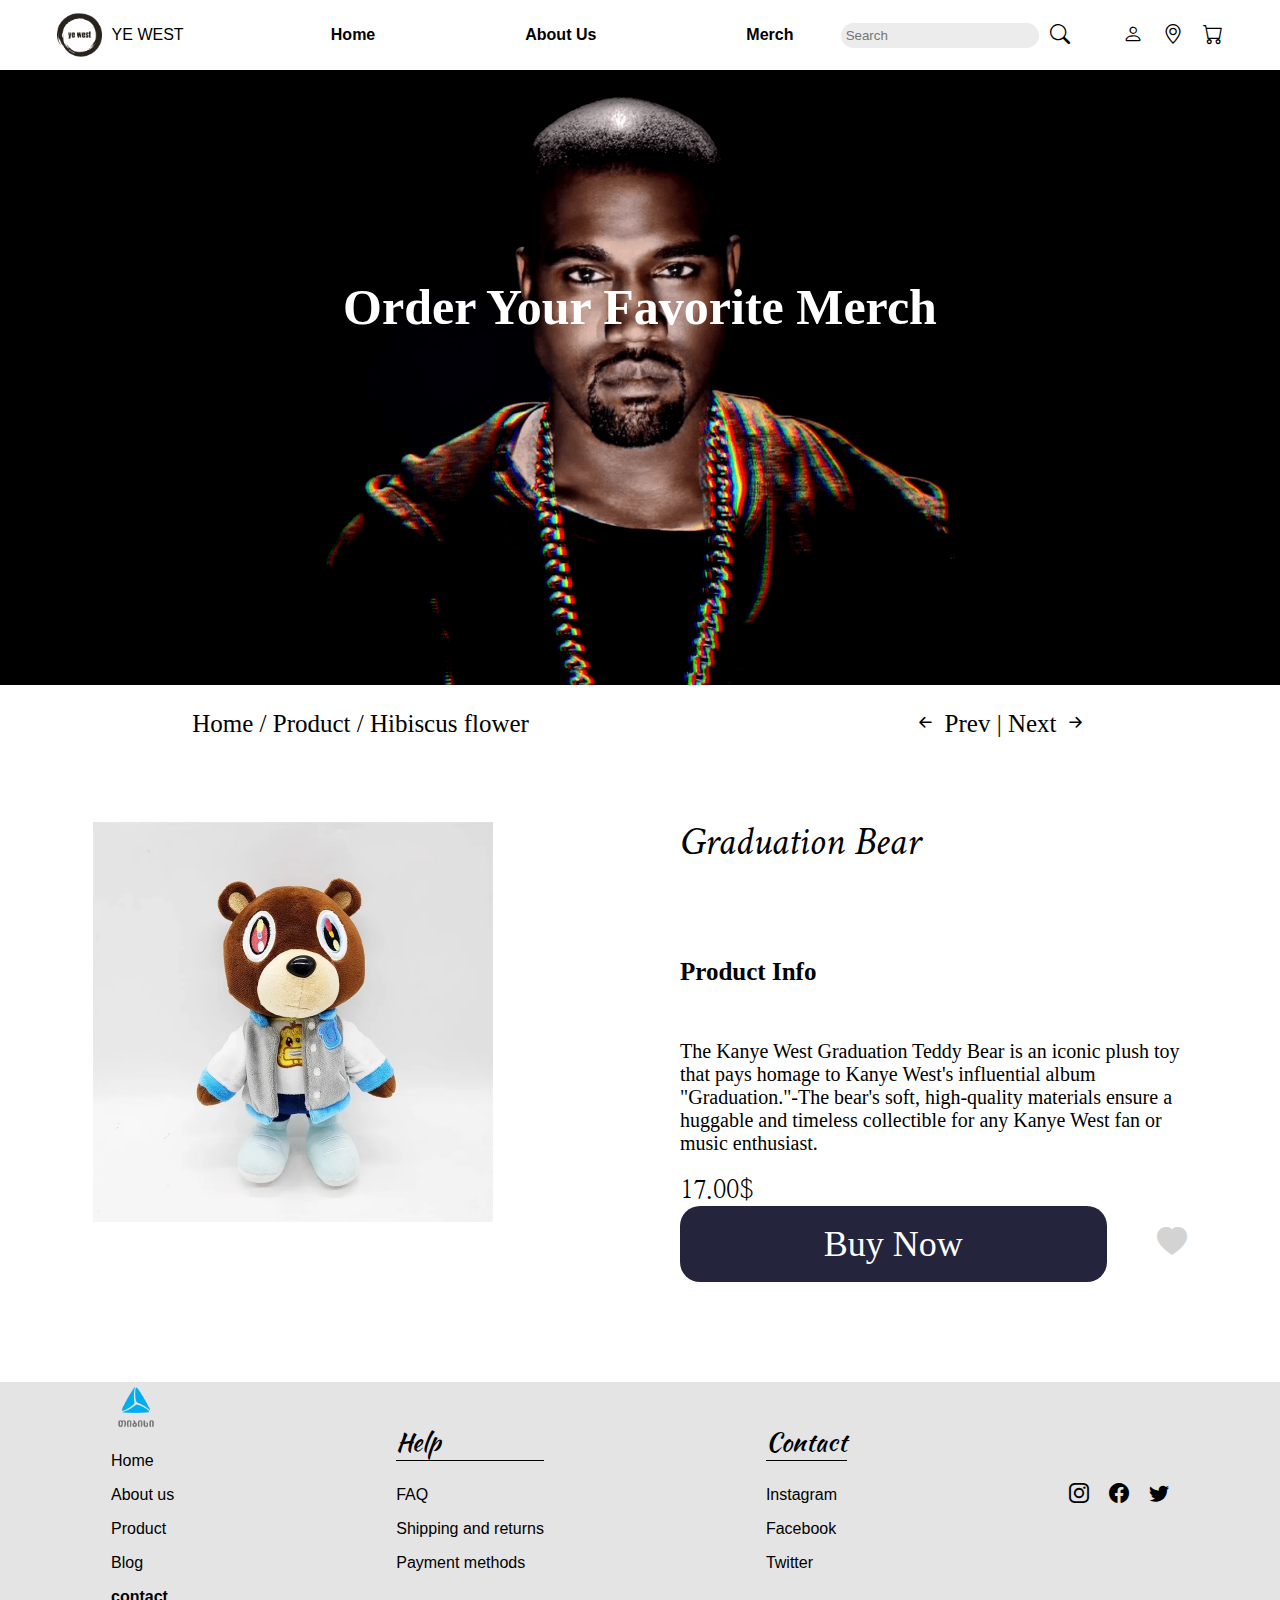
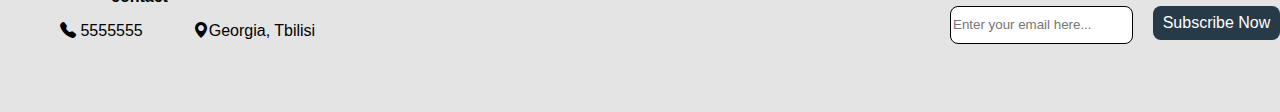
<file: purchase/dex.html>
<!DOCTYPE html>
<html lang="en">
<head>
    <meta charset="UTF-8">
    <meta name="viewport" content="width=device-width, initial-scale=1.0">
    <link rel="preconnect" href="https://fonts.googleapis.com">
    <link rel="preconnect" href="https://fonts.gstatic.com" crossorigin>
    <link href="https://fonts.googleapis.com/css2?family=Kaushan+Script&family=Raleway:wght@200&display=swap" rel="stylesheet">
    <link rel="stylesheet" href="tyle.css">
    <link rel="stylesheet" href="https://cdn.jsdelivr.net/npm/bootstrap-icons@1.11.2/font/bootstrap-icons.min.css">
    <style>
        @import url('https://fonts.googleapis.com/css2?family=Kaushan+Script&family=Metal&family=Raleway:wght@200&display=swap');
        @import url('https://fonts.googleapis.com/css2?family=Kaushan+Script&family=Metal&family=Nanum+Myeongjo&family=Raleway:wght@200&display=swap');
        @import url('https://fonts.googleapis.com/css2?family=Kaushan+Script&family=Metal&family=Nanum+Myeongjo&family=Raleway:wght@200&display=swap');
      
      </style>
      
      

</head>
<body>
    <header>
        <div class="navbar">
               <div class="logo">
                <img src="../images/ye-west-high-resolution-logo-transparent.png" alt="Logo"> 
                <P>YE WEST</P>  
            </div>
            <nav>
                <label for="turn" class="menu"><i class="bi bi-list"></i></label>
                <input type="checkbox" id="turn">
                <ul>
                <li><a href="../index.html">Home</a></li>
                <li><a href="../AboutUs/index.html">About Us</a></li>
                <li><a href="../merch/index.html">Merch</a></li>
            </ul> 
            </nav>
           
            <div class="search-bar">
                <input type="text" placeholder="Search">
                <button><i class="bi bi-search"></i></button>
            </div>
            <div class="icons">
                <i class="bi bi-person"></i>
                <i class="bi bi-geo-alt"></i>
                <i class="bi bi-cart"></i>
            </div>
            
        </div>
         
    </header>

    <div class="containe">
        <p>Order Your Favorite Merch</p>
    </div>

    <div id="lulu" class="where">
        <div class="location"><p>Home / Product / Hibiscus flower</p></div>
        <div class="shemdegi">
            <p><a href="index.html#lala">
                <i class="bi bi-arrow-left-short"></i></a>
            Prev | Next <a href="index.html#lala">
                <i class="bi bi-arrow-right-short"></i></a></p>
        </div>
    </div>


    <div class="product">
        <div class="pic"></div>
        <div class="txt">
            <h3>Graduation Bear</h3>
            <h4>Product Info</h4>
            <p>The Kanye West Graduation Teddy Bear is an iconic plush toy that pays homage to Kanye West's influential album "Graduation."-The bear's soft, high-quality materials ensure a huggable and timeless collectible for any Kanye West fan or music enthusiast.</p>
            <p2>17.00$</p2>
            <div class="fav">
                <div class="buynow"><p>Buy Now</p></div>
                <div class="love">
                    <input type="checkbox" id="loveCheckbox">
                    <label for="loveCheckbox"><i class="bi bi-heart-fill"></i></label>
                    
                </div>
            </div>
            
        </div>
        
    </div>


    <div class="abtus">

        <div class="rows">
            <div class="row1">
            <div class="logo">
                <a href="https://www.tbceducation.ge/"><img src="../images/tbc-logo.png" alt=""> </a>
                
            </div>
            <p>Home</p>
            <p>About us</p>
            <p>Product</p>
            <p>Blog</p>
            <a href="../contact/index.html">contact</a>
        </div>
        
        <div class="row2">
            <h3>Help</h3>
            <p>FAQ</p>
            <p>Shipping and returns</p>
            <p>Payment methods</p>
        </div>
    
        <div class="row3">
            <h3>Contact</h3>
            <p>Instagram</p>
            <p>Facebook</p>
            <p>Twitter</p>
        </div>
    
        <div class="icons">
            <i class="bi bi-instagram"></i>
            <i class="bi bi-facebook"></i>
            <i class="bi bi-twitter"></i>
        </div>
        </div>
        
        <div class="btmbtm">
            <div class="btminfo">
                <p><i class="bi bi-telephone-fill"></i> 5555555</p>
                <p><i class="bi bi-geo-alt-fill"></i>Georgia, Tbilisi</p>
            </div>
           <div class="btminfo2">
            <input type="email" placeholder="Enter your email here...">
            <div class="sub">Subscribe Now</div>
           </div>
            
        </div>
       </div>
        
    </body>
    </html>
</file>
<file: styles/style.css>
body {
    margin: 0;
    font-family: 'Arial', sans-serif;
}

header {
  padding: 10px;
}

.navbar {
    display: -webkit-box;
    display: -ms-flexbox;
    display: flex;
    -webkit-box-pack: space-evenly;
        -ms-flex-pack: space-evenly;
            justify-content: space-evenly;
    -webkit-box-align: center;
        -ms-flex-align: center;
            align-items: center;
    width: 100%;
    
    /* position: fixed; */
    /* background-color: lightgrey; */
   
}

.logo{
    display: -webkit-box;
    display: -ms-flexbox;
    display: flex;
    gap: 10px;
}

.logo img{
    max-height: 50px;
}

ul {
    list-style-type: none;
    margin: 0;
    padding: 0;
    display: -webkit-box;
    display: -ms-flexbox;
    display: flex;
    -ms-flex-pack: distribute;
        justify-content: space-around; 
    gap: 50px;
}

li {
    margin-left: 100px;
}


.navbar a::after{
    content: '';
    position: absolute;
    width: 100%;
    -webkit-transform: scaleX(0);
        -ms-transform: scaleX(0);
            transform: scaleX(0);
    height: 2px;
    bottom: 0;
    left: 0;
    background-color: black;
    -webkit-transform-origin: bottom right;
        -ms-transform-origin: bottom right;
            transform-origin: bottom right;
    -webkit-transition: -webkit-transform 0.25s ease-out;
    transition: -webkit-transform 0.25s ease-out;
    -o-transition: transform 0.25s ease-out;
    transition: transform 0.25s ease-out;
    transition: transform 0.25s ease-out, -webkit-transform 0.25s ease-out;
  }

  .navbar a:hover::after {
        -webkit-transform: scaleX(1);
            -ms-transform: scaleX(1);
                transform: scaleX(1);
        -webkit-transform-origin: bottom left;
            -ms-transform-origin: bottom left;
                transform-origin: bottom left;
  }
  
a {
    text-decoration: none;
    color: black;
    font-weight: bold;
    display: inline-block;
    position: relative;
    color: black;
}

a:hover {
    color: darkblue; 
}

.search-bar {
    display: -webkit-box;
    display: -ms-flexbox;
    display: flex;
    -webkit-box-align: center;
        -ms-flex-align: center;
            align-items: center;
    /* border: 1px solid black; */
    /* border-radius: 8px; */
}

.search-bar input {
    padding: 5px;
    margin-right: 5px;
    border: none;
    background-color: rgba(217, 217, 217, 0.5);
    border-radius: 20px;
    width: 188px;
    
}
/* .search-bar i{
    background-color: lightgray;
} */
button{
    border: none;
    background-color: white;
}

button i:hover{
    color: royalblue;
}

button i {
    font-size: 20px; 
}

.icons{
    display: -webkit-box;
    display: -ms-flexbox;
    display: flex;
    gap: 20px;
}

.icons i{
    font-size: 20px;
    
}

.menu{
    display: none;
}

input[type="checkbox"]{
    display: none;
}

input:checked + ul{
    display: block;
}

.containe{
    background-image: url(../images/back.jpg);
    height: 615px;
    width: 100%;
    background-repeat: no-repeat;
    background-size: cover;
    display: -webkit-box;
    display: -ms-flexbox;
    display: flex;
    -webkit-box-pack: center;
        -ms-flex-pack: center;
            justify-content: center;
    -webkit-box-align: center;
        -ms-flex-align: center;
            align-items: center;
    -webkit-box-orient: vertical;
    -webkit-box-direction: normal;
        -ms-flex-direction: column;
            flex-direction: column;
}

.containe p{
    width: 650px;
    height: 200px;
    /* flex-shrink: 0; */
    color: #FFF;
    text-align: center;
    font-family: Judson;
    font-size: 50px;
    font-style: normal;
    font-weight: 700;
    line-height: normal;
}

.more {
    width: 127px;
    height: 48px;
    border-radius: 8px;
    background: rgba(99, 112, 81, 0.90);
    display: -webkit-box;
    display: -ms-flexbox;
    display: flex;
    -webkit-box-pack: center;
        -ms-flex-pack: center;
            justify-content: center;
    -webkit-box-align: center;
        -ms-flex-align: center;
            align-items: center;
   
}

.more a{
    color: #FFF;
    font-family: Jomolhari;
    font-size: 20px;
    font-style: normal;
    font-weight: 400;
}


.new{
    display: -webkit-box;
    display: -ms-flexbox;
    display: flex;
    -webkit-box-orient: horizontal;
    -webkit-box-direction: normal;
        -ms-flex-direction: row;
            flex-direction: row;
    -webkit-box-align: center;
        -ms-flex-align: center;
            align-items: center;
    -webkit-box-pack: center;
        -ms-flex-pack: center;
            justify-content: center;
    gap: 20px;
}

.zoli{
    width: 253px;
    height: 1px;
    background-color: black;
    border: 1px  black; 
}

.new p{
    color: #000;
    font-family: Kaisei Decol;
    font-size: 30px;
    font-style: normal;
    font-weight: 400;
    line-height: normal;    
}

.albums{
    display: -webkit-box;
    display: -ms-flexbox;
    display: flex;
    -webkit-box-pack: center;
        -ms-flex-pack: center;
            justify-content: center;
    -webkit-box-align: center;
        -ms-flex-align: center;
            align-items: center;
    
}
.test{
    display: -webkit-box;
    display: -ms-flexbox;
    display: flex;
    -webkit-box-orient: vertical;
    -webkit-box-direction: normal;
        -ms-flex-direction: column;
            flex-direction: column;
    -webkit-box-pack: center;
        -ms-flex-pack: center;
            justify-content: center;
    -webkit-box-align: center;
        -ms-flex-align: center;
            align-items: center;
    width: 600px;
}
.albumN1 {
    width: 300px;
    height: 300px;
    background-image: url(../images/vultures.png);
    background-repeat: no-repeat;
}


.albums p{
    color: #000;
    font-family: JejuMyeongjo;
    font-size: 30px;
    font-style: normal;
    font-weight: 400;
    line-height: normal;
}

.albumN2{
    width: 300px;
    height: 300px;
    background-color: black;
    
}

.albumN3{
    width: 320px;
    height: 300px;
    background-image: url(../images/Kanye_West_-_Jesus_Is_King.png);
    background-repeat: no-repeat;
}

.albumbtn{
    display: -webkit-box;
    display: -ms-flexbox;
    display: flex;
    -webkit-box-align: center;
        -ms-flex-align: center;
            align-items: center;
    -webkit-box-pack: center;
        -ms-flex-pack: center;
            justify-content: center;
}

.everyalbum{
    width: 235px;
    height: 60px;
    border-radius: 8px;
    background: rgba(11, 37, 56, 0.80);
    display: -webkit-box;
    display: -ms-flexbox;
    display: flex;
    -webkit-box-pack: center;
        -ms-flex-pack: center;
            justify-content: center;
    -webkit-box-align: center;
        -ms-flex-align: center;
            align-items: center;
}

.albumbtn p{
    color: #FFF;
    font-family: JejuMyeongjo;
    font-size: 30px;
    font-style: normal;
    font-weight: 400;
    line-height: normal;
}

.cover{
    margin-top: 99px;

}

.polar{
    height: 578px;
    background-image: url(../images/bipolar.jpg);
    background-size: cover;
    display: -webkit-box;
    display: -ms-flexbox;
    display: flex;
    -webkit-box-align: center;
        -ms-flex-align: center;
            align-items: center;
    -webkit-box-pack: center;
        -ms-flex-pack: center;
            justify-content: center;
}

.cover p{
    color: #FFF;
    text-align: center;
    font-family: Judson;
    font-size: 48px;
    font-style: normal;
    font-weight: 700;
    line-height: normal;
}

.cadetblue{
    width: 100%;
    height: 333px;
    background-color: #273A47;
    display: -webkit-box;
    display: -ms-flexbox;
    display: flex;
    -webkit-box-align: center;
        -ms-flex-align: center;
            align-items: center;
    -webkit-box-pack: center;
        -ms-flex-pack: center;
            justify-content: center;
    /* flex-direction: column; */
}

.cover .cadetblue p {
    /* width: 1140px; */
    /* flex-shrink: 0; */
    color: #FFF;
    text-align: center;
    font-family: Karma;
    font-size: 24px;
    font-style: normal;
    font-weight: 400;
    line-height: normal;
    margin: auto; 
    display: inline-block;

}

.cover .cadetblue h4{
    color: #FFF;
    font-family: Karma;
    font-size: 22px;
    font-style: normal;
    font-weight: 400;
    line-height: normal;
    max-width: 600px;
    width: px;
}


.abtus{
    width: 100%;
    height: 330px;
    background-color: #E4E4E4;
    
}

.rows{
    display: -webkit-box;
    display: -ms-flexbox;
    display: flex;
    -webkit-box-orient: horizontal;
    -webkit-box-direction: normal;
        -ms-flex-direction: row;
            flex-direction: row;
    -webkit-box-align: center;
        -ms-flex-align: center;
            align-items: center;
    -webkit-box-pack: center;
        -ms-flex-pack: center;
            justify-content: center;
    -ms-flex-pack: distribute;
        justify-content: space-around;
    
}


.abtus h3{
    border-bottom: 1px solid black;
    color: #000;
    font-family: 'Kaushan Script', cursive;
    font-size: 25px;
    font-style: normal;
    font-weight: 400;
    line-height: normal;
}

.btmbtm{
    display: -webkit-box;
    display: -ms-flexbox;
    display: flex;
    -webkit-box-orient: horizontal;
    -webkit-box-direction: normal;
        -ms-flex-direction: row;
            flex-direction: row;
    -webkit-box-pack: justify;
        -ms-flex-pack: justify;
            justify-content: space-between;
    margin-left: 60px;
}

.btminfo{
    display: -webkit-box;
    display: -ms-flexbox;
    display: flex;
    -webkit-box-orient: horizontal;
    -webkit-box-direction: normal;
        -ms-flex-direction: row;
            flex-direction: row;
    gap: 50px;
}

.btminfo2 {
    display: -webkit-box;
    display: -ms-flexbox;
    display: flex;
    -webkit-box-orient: horizontal;
    -webkit-box-direction: normal;
        -ms-flex-direction: row;
            flex-direction: row;
    gap: 20px;
}

.btminfo2 input{
    border: 1px solid black;
    border-radius: 8px;
    height:34px ;
    
}


.sub{
    width: 127px;
    height: 34px;
    border-radius: 8px;
    background: #273A47;
    display: -webkit-box;
    display: -ms-flexbox;
    display: flex;
    -webkit-box-pack: center;
        -ms-flex-pack: center;
            justify-content: center;
    -webkit-box-align: center;
        -ms-flex-align: center;
            align-items: center;
    color: #FFF;
}


@media (max-width:500px){
    .menu{
        display: block;
        font-size: 40px;
    }
    ul{
        display: none;
    }
    .search-bar, .icons {
        display: none;
    }
   
    .navbar{
        -webkit-box-pack: justify;
            -ms-flex-pack: justify;
                justify-content: space-between;
    }

   .containe p{
        font-size: 25px;
        max-width: 250px;
   }

   .containe{
    width: 100%;
    height: 268px;
   }

   .more{
    margin-bottom: 50px;
   }
   .albums{
    -webkit-box-orient: vertical;
    -webkit-box-direction: normal;
        -ms-flex-direction: column;
            flex-direction: column;
   }

   
   .zoli {
    width: 80px;
   
   }

   .cover p{
    font-weight: 500;
    font-size: 30px;
    max-width: 300px;
   }

   .cadetblue h2{
    max-width: 10px;
   }

   .row1, .btminfo2 {
    display: none;
   }

   .test{
    width: auto;
   }


}

@media (max-width:400px){
    .new p{
        font-size: 25px;
    }
    .test p{
        font-size: 25px;
    }
}
</file>
<file: About Us/style.css>
body {
    margin: 0;
    font-family: 'Arial', sans-serif;
}

header {
  padding: 10px;
}

.navbar {
    display: flex;
    justify-content: space-evenly;
    align-items: center;
    width: 100%;
    
    /* position: fixed; */
    /* background-color: lightgrey; */
   
}

.logo{
    display: flex;
    gap: 10px;
}

.logo img{
    max-height: 50px;
}

ul {
    list-style-type: none;
    margin: 0;
    padding: 0;
    display: flex;
    justify-content: space-around; 
    gap: 50px;
}

li {
    margin-left: 100px;
}


.navbar a::after{
    content: '';
    position: absolute;
    width: 100%;
    transform: scaleX(0);
    height: 2px;
    bottom: 0;
    left: 0;
    background-color: black;
    transform-origin: bottom right;
    transition: transform 0.25s ease-out;
  }

  .navbar a:hover::after {
        transform: scaleX(1);
        transform-origin: bottom left;
  }
  
a {
    text-decoration: none;
    color: black;
    font-weight: bold;
    display: inline-block;
    position: relative;
    color: black;
}

a:hover {
    color: darkblue; 
}

.search-bar {
    display: flex;
    align-items: center;
    /* border: 1px solid black; */
    /* border-radius: 8px; */
}

.search-bar input {
    padding: 5px;
    margin-right: 5px;
    border: none;
    background-color: rgba(217, 217, 217, 0.5);
    border-radius: 20px;
    width: 188px;
    
}
/* .search-bar i{
    background-color: lightgray;
} */
button{
    border: none;
    background-color: white;
}

button i:hover{
    color: royalblue;
}

button i {
    font-size: 20px; 
}

.icons{
    display: flex;
    gap: 20px;
}

.icons i{
    font-size: 20px;
    
}

.menu{
    display: none;
}

input[type="checkbox"]{
display: none;
}

    


input:checked ~ ul{
    display: block;
}

.containe{
    background-image: url(../images/float.webp);
    height: 615px;
    width: 100%;
    background-repeat: no-repeat;
    background-size: cover;
    display: flex;
    justify-content: center;
    align-items: center;
    flex-direction: column;
}
.containe p{
    width: 650px;
    height: 200px;
    /* flex-shrink: 0; */
    color: #FFF;
    text-align: center;
    font-family: Judson;
    font-size: 50px;
    font-style: normal;
    font-weight: 700;
    line-height: normal;
}


.new{
    display: flex;
    flex-direction: row;
    align-items: center;
    justify-content: center;
    gap: 20px;
    margin-top: 50px;
}

.zoli{
    width: 253px;
    height: 1px;
    background-color: black;
    border: 1px  black; 
}

.new p{
    color: #000;
    font-family: Kaisei Decol;
    font-size: 30px;
    font-style: normal;
    font-weight: 400;
    line-height: normal;    
}

.circles{
    display: flex;
    justify-content: center;
    align-items: center;
    justify-content: space-around;
    margin-top: 50px;
}

.circle{
    display: flex;
    justify-content: center;
    align-items: center;
    width: 192px;
    height: 192px;
    background-color: #273A47;
    border-radius: 50%;
    color: #FFF;
    font-family: 'Kaushan Script';
    font-size: 25px;
    font-style: normal;
    font-weight: 400;
    line-height: normal;
}

.circletxt{
    display: flex;
    flex-direction: column;
    justify-content: center;
    align-items: center;
}

.circletxt p{
    max-width: 300px;
    color: #000;
    text-align: center;
    font-family: Kaisei Decol;
    font-size: 20px;
    font-style: normal;
    font-weight: 400;
    line-height: normal;
}

.bottom{
    height: 524px;
    background-image: url(../images/travis.webp);
    background-size: cover;
    margin-top: 140px;
}

.transparent{
    background: rgba(0, 0, 0, 0.50);
    color: white;
    width: 749px;
    height: 524px;
    display: flex;
    justify-content: center;
    align-items: center;
    flex-direction: column;
}

.transparent h2{
    color: #FFF;
    text-align: center;
    font-family: Kadwa;
    font-size: 30px;
    font-style: normal;
    font-weight: 400;
    line-height: normal;
    
}

.transparent p{
    width: 577px;
    color: #FFF;
    font-family: Kadwa;
    font-size: 20px;
    font-style: normal;
    font-weight: 400;
    line-height: normal;
}

.abtus{
    width: 100%;
    height: 330px;
    background-color: #E4E4E4;
    margin-top: 191px;
}

.rows{
    display: flex;
    flex-direction: row;
    align-items: center;
    justify-content: center;
    justify-content: space-around;
    
}


.abtus h3{
    border-bottom: 1px solid black;
    color: #000;
    font-family: 'Kaushan Script', cursive;
    font-size: 25px;
    font-style: normal;
    font-weight: 400;
    line-height: normal;
}

.btmbtm{
    display: flex;
    flex-direction: row;
    justify-content: space-between;
    margin-left: 60px;
}

.btminfo{
    display: flex;
    flex-direction: row;
    gap: 50px;
}

.btminfo2 {
    display: flex;
    flex-direction: row;
    gap: 20px;
}

.btminfo2 input{
    border: 1px solid black;
    border-radius: 8px;
    height:34px ;
    
}


.sub{
    width: 127px;
    height: 34px;
    border-radius: 8px;
    background: #273A47;
    display: flex;
    justify-content: center;
    align-items: center;
    color: #FFF;
}

@media (max-width:500px){
    .menu{
        display: block;
        font-size: 40px;
    }
    ul{
        display: none;
    }
    .search-bar, .icons {
        display: none;
    }
   
    
    .navbar{
        justify-content: space-between;
    }
    .containe p{
        font-size: 25px;
        max-width: 250px;
   }

   .containe{
    width: 100%;
    height: 268px;
   }

   .more{
    margin-bottom: 50px;
   }
   
   .new p{
    font-size: 25px;
    font-weight: 100px;
   }

   .zoli{
    width: 80px;
   }

   .circles{
    flex-direction: column;
   }

   .transparent {
    font-size: 30px;
    background:none;
   
   }

   .transparent p, h2 {
    width: 370px;
    margin-right: 230px;
   }

   .row1, .btminfo2 {
    display: none;
   }

   .test{
    width: auto;
   }

}
</file>
<file: AboutUs/style.css>
body {
    margin: 0;
    font-family: 'Arial', sans-serif;
}

header {
  padding: 10px;
}

.navbar {
    display: -webkit-box;
    display: -ms-flexbox;
    display: flex;
    -webkit-box-pack: space-evenly;
        -ms-flex-pack: space-evenly;
            justify-content: space-evenly;
    -webkit-box-align: center;
        -ms-flex-align: center;
            align-items: center;
    width: 100%;
    
    /* position: fixed; */
    /* background-color: lightgrey; */
   
}

.logo{
    display: -webkit-box;
    display: -ms-flexbox;
    display: flex;
    gap: 10px;
}

.logo img{
    max-height: 50px;
}

ul {
    list-style-type: none;
    margin: 0;
    padding: 0;
    display: -webkit-box;
    display: -ms-flexbox;
    display: flex;
    -ms-flex-pack: distribute;
        justify-content: space-around; 
    gap: 50px;
}

li {
    margin-left: 100px;
}


.navbar a::after{
    content: '';
    position: absolute;
    width: 100%;
    -webkit-transform: scaleX(0);
        -ms-transform: scaleX(0);
            transform: scaleX(0);
    height: 2px;
    bottom: 0;
    left: 0;
    background-color: black;
    -webkit-transform-origin: bottom right;
        -ms-transform-origin: bottom right;
            transform-origin: bottom right;
    -webkit-transition: -webkit-transform 0.25s ease-out;
    transition: -webkit-transform 0.25s ease-out;
    -o-transition: transform 0.25s ease-out;
    transition: transform 0.25s ease-out;
    transition: transform 0.25s ease-out, -webkit-transform 0.25s ease-out;
  }

  .navbar a:hover::after {
        -webkit-transform: scaleX(1);
            -ms-transform: scaleX(1);
                transform: scaleX(1);
        -webkit-transform-origin: bottom left;
            -ms-transform-origin: bottom left;
                transform-origin: bottom left;
  }
  
a {
    text-decoration: none;
    color: black;
    font-weight: bold;
    display: inline-block;
    position: relative;
    color: black;
}

a:hover {
    color: darkblue; 
}

.search-bar {
    display: -webkit-box;
    display: -ms-flexbox;
    display: flex;
    -webkit-box-align: center;
        -ms-flex-align: center;
            align-items: center;
    /* border: 1px solid black; */
    /* border-radius: 8px; */
}

.search-bar input {
    padding: 5px;
    margin-right: 5px;
    border: none;
    background-color: rgba(217, 217, 217, 0.5);
    border-radius: 20px;
    width: 188px;
    
}
/* .search-bar i{
    background-color: lightgray;
} */
button{
    border: none;
    background-color: white;
}

button i:hover{
    color: royalblue;
}

button i {
    font-size: 20px; 
}

.icons{
    display: -webkit-box;
    display: -ms-flexbox;
    display: flex;
    gap: 20px;
}

.icons i{
    font-size: 20px;
    
}

.menu{
    display: none;
}

input[type="checkbox"]{
display: none;
}

    


input:checked ~ ul{
    display: block;
}

.containe{
    background-image: url(../images/float.webp);
    height: 615px;
    width: 100%;
    background-repeat: no-repeat;
    background-size: cover;
    display: -webkit-box;
    display: -ms-flexbox;
    display: flex;
    -webkit-box-pack: center;
        -ms-flex-pack: center;
            justify-content: center;
    -webkit-box-align: center;
        -ms-flex-align: center;
            align-items: center;
    -webkit-box-orient: vertical;
    -webkit-box-direction: normal;
        -ms-flex-direction: column;
            flex-direction: column;
}
.containe p{
    width: 650px;
    height: 200px;
    /* flex-shrink: 0; */
    color: #FFF;
    text-align: center;
    font-family: Judson;
    font-size: 50px;
    font-style: normal;
    font-weight: 700;
    line-height: normal;
}


.new{
    display: -webkit-box;
    display: -ms-flexbox;
    display: flex;
    -webkit-box-orient: horizontal;
    -webkit-box-direction: normal;
        -ms-flex-direction: row;
            flex-direction: row;
    -webkit-box-align: center;
        -ms-flex-align: center;
            align-items: center;
    -webkit-box-pack: center;
        -ms-flex-pack: center;
            justify-content: center;
    gap: 20px;
    margin-top: 50px;
}

.zoli{
    width: 253px;
    height: 1px;
    background-color: black;
    border: 1px  black; 
}

.new p{
    color: #000;
    font-family: Kaisei Decol;
    font-size: 30px;
    font-style: normal;
    font-weight: 400;
    line-height: normal;    
}

.circles{
    display: -webkit-box;
    display: -ms-flexbox;
    display: flex;
    -webkit-box-pack: center;
        -ms-flex-pack: center;
            justify-content: center;
    -webkit-box-align: center;
        -ms-flex-align: center;
            align-items: center;
    -ms-flex-pack: distribute;
        justify-content: space-around;
    margin-top: 50px;
}

.circle{
    display: -webkit-box;
    display: -ms-flexbox;
    display: flex;
    -webkit-box-pack: center;
        -ms-flex-pack: center;
            justify-content: center;
    -webkit-box-align: center;
        -ms-flex-align: center;
            align-items: center;
    width: 192px;
    height: 192px;
    background-color: #273A47;
    border-radius: 50%;
    color: #FFF;
    font-family: 'Kaushan Script';
    font-size: 25px;
    font-style: normal;
    font-weight: 400;
    line-height: normal;
}

.circletxt{
    display: -webkit-box;
    display: -ms-flexbox;
    display: flex;
    -webkit-box-orient: vertical;
    -webkit-box-direction: normal;
        -ms-flex-direction: column;
            flex-direction: column;
    -webkit-box-pack: center;
        -ms-flex-pack: center;
            justify-content: center;
    -webkit-box-align: center;
        -ms-flex-align: center;
            align-items: center;
}

.circletxt p{
    max-width: 300px;
    color: #000;
    text-align: center;
    font-family: Kaisei Decol;
    font-size: 20px;
    font-style: normal;
    font-weight: 400;
    line-height: normal;
}

.bottom{
    height: 524px;
    background-image: url(../images/travis.webp);
    background-size: cover;
    margin-top: 140px;
}

.transparent{
    background: rgba(0, 0, 0, 0.50);
    color: white;
    width: 749px;
    height: 524px;
    display: -webkit-box;
    display: -ms-flexbox;
    display: flex;
    -webkit-box-pack: center;
        -ms-flex-pack: center;
            justify-content: center;
    -webkit-box-align: center;
        -ms-flex-align: center;
            align-items: center;
    -webkit-box-orient: vertical;
    -webkit-box-direction: normal;
        -ms-flex-direction: column;
            flex-direction: column;
}

.transparent h2{
    color: #FFF;
    text-align: center;
    font-family: Kadwa;
    font-size: 30px;
    font-style: normal;
    font-weight: 400;
    line-height: normal;
    
}

.transparent p{
    width: 577px;
    color: #FFF;
    font-family: Kadwa;
    font-size: 20px;
    font-style: normal;
    font-weight: 400;
    line-height: normal;
}

.abtus{
    width: 100%;
    height: 330px;
    background-color: #E4E4E4;
    margin-top: 191px;
}

.rows{
    display: -webkit-box;
    display: -ms-flexbox;
    display: flex;
    -webkit-box-orient: horizontal;
    -webkit-box-direction: normal;
        -ms-flex-direction: row;
            flex-direction: row;
    -webkit-box-align: center;
        -ms-flex-align: center;
            align-items: center;
    -webkit-box-pack: center;
        -ms-flex-pack: center;
            justify-content: center;
    -ms-flex-pack: distribute;
        justify-content: space-around;
    
}


.abtus h3{
    border-bottom: 1px solid black;
    color: #000;
    font-family: 'Kaushan Script', cursive;
    font-size: 25px;
    font-style: normal;
    font-weight: 400;
    line-height: normal;
}

.btmbtm{
    display: -webkit-box;
    display: -ms-flexbox;
    display: flex;
    -webkit-box-orient: horizontal;
    -webkit-box-direction: normal;
        -ms-flex-direction: row;
            flex-direction: row;
    -webkit-box-pack: justify;
        -ms-flex-pack: justify;
            justify-content: space-between;
    margin-left: 60px;
}

.btminfo{
    display: -webkit-box;
    display: -ms-flexbox;
    display: flex;
    -webkit-box-orient: horizontal;
    -webkit-box-direction: normal;
        -ms-flex-direction: row;
            flex-direction: row;
    gap: 50px;
}

.btminfo2 {
    display: -webkit-box;
    display: -ms-flexbox;
    display: flex;
    -webkit-box-orient: horizontal;
    -webkit-box-direction: normal;
        -ms-flex-direction: row;
            flex-direction: row;
    gap: 20px;
}

.btminfo2 input{
    border: 1px solid black;
    border-radius: 8px;
    height:34px ;
    
}


.sub{
    width: 127px;
    height: 34px;
    border-radius: 8px;
    background: #273A47;
    display: -webkit-box;
    display: -ms-flexbox;
    display: flex;
    -webkit-box-pack: center;
        -ms-flex-pack: center;
            justify-content: center;
    -webkit-box-align: center;
        -ms-flex-align: center;
            align-items: center;
    color: #FFF;
}

@media (max-width:500px){
    .menu{
        display: block;
        font-size: 40px;
    }
    ul{
        display: none;
    }
    .search-bar, .icons {
        display: none;
    }
   
    
    .navbar{
        -webkit-box-pack: justify;
            -ms-flex-pack: justify;
                justify-content: space-between;
    }
    .containe p{
        font-size: 25px;
        max-width: 250px;
   }

   .containe{
    width: 100%;
    height: 268px;
   }

   .more{
    margin-bottom: 50px;
   }
   
   .new p{
    font-size: 25px;
    font-weight: 100px;
   }

   .zoli{
    width: 80px;
   }

   .circles{
    -webkit-box-orient: vertical;
    -webkit-box-direction: normal;
        -ms-flex-direction: column;
            flex-direction: column;
   }

   .transparent {
    font-size: 30px;
    background:none;
   width: 100%;
   }

   .transparent p, h2 {
    width: 350px;
 
   
   }

   .row1, .btminfo2 {
    display: none;
   }

   .test{
    width: auto;
   }

}
@media (max-width:400px){
    .new p{
        font-size: 20px;
    }
    .test p{
        font-size: 25px;
    }
}
</file>
<file: contact/styles.css>
body {
    margin: 0;
    font-family: 'Arial', sans-serif;
}

header {
  padding: 10px;
}

.navbar {
    display: -webkit-box;
    display: -ms-flexbox;
    display: flex;
    -webkit-box-pack: space-evenly;
        -ms-flex-pack: space-evenly;
            justify-content: space-evenly;
    -webkit-box-align: center;
        -ms-flex-align: center;
            align-items: center;
    width: 100%;
    

   
}

.logo{
    display: -webkit-box;
    display: -ms-flexbox;
    display: flex;
    gap: 10px;
}

.logo img{
    max-height: 50px;
}

ul {
    list-style-type: none;
    margin: 0;
    padding: 0;
    display: -webkit-box;
    display: -ms-flexbox;
    display: flex;
    -ms-flex-pack: distribute;
        justify-content: space-around; 
    gap: 50px;
}

li {
    margin-left: 100px;
}


.navbar a::after{
    content: '';
    position: absolute;
    width: 100%;
    -webkit-transform: scaleX(0);
        -ms-transform: scaleX(0);
            transform: scaleX(0);
    height: 2px;
    bottom: 0;
    left: 0;
    background-color: black;
    -webkit-transform-origin: bottom right;
        -ms-transform-origin: bottom right;
            transform-origin: bottom right;
    -webkit-transition: -webkit-transform 0.25s ease-out;
    transition: -webkit-transform 0.25s ease-out;
    -o-transition: transform 0.25s ease-out;
    transition: transform 0.25s ease-out;
    transition: transform 0.25s ease-out, -webkit-transform 0.25s ease-out;
  }

  .navbar a:hover::after {
        -webkit-transform: scaleX(1);
            -ms-transform: scaleX(1);
                transform: scaleX(1);
        -webkit-transform-origin: bottom left;
            -ms-transform-origin: bottom left;
                transform-origin: bottom left;
  }
  
a {
    text-decoration: none;
    color: black;
    font-weight: bold;
    display: inline-block;
    position: relative;
    color: black;
}

a:hover {
    color: darkblue; 
}

.search-bar {
    display: -webkit-box;
    display: -ms-flexbox;
    display: flex;
    -webkit-box-align: center;
        -ms-flex-align: center;
            align-items: center;
}

.search-bar input {
    padding: 5px;
    margin-right: 5px;
    border: none;
    background-color: rgba(217, 217, 217, 0.5);
    border-radius: 20px;
    width: 188px;
    
}

button{
    border: none;
    background-color: white;
}

button i:hover{
    color: royalblue;
}

button i {
    font-size: 20px; 
}

.icons{
    display: -webkit-box;
    display: -ms-flexbox;
    display: flex;
    gap: 20px;
}

.icons i{
    font-size: 20px;
    
}

.menu{
    display: none;
}

input[type="checkbox"]{
display: none;
}

    


input:checked ~ ul{
    display: block;
}



.mshobeli{
    display: -webkit-box;
    display: -ms-flexbox;
    display: flex;
    -webkit-box-pack: center;
        -ms-flex-pack: center;
            justify-content: center;
    -webkit-box-align: center;
        -ms-flex-align: center;
            align-items: center;
}
.container{
  width: 85%;
  background: lightgray;
  border-radius: 6px;
  padding: 20px 60px 30px 40px;
  -webkit-box-shadow: 0 5px 10px rgba(0, 0, 0, 0.2);
          box-shadow: 0 5px 10px rgba(0, 0, 0, 0.2);
  display: -webkit-box;
  display: -ms-flexbox;
  display: flex;
  -webkit-box-orient: horizontal;
  -webkit-box-direction: normal;
      -ms-flex-direction: row;
          flex-direction: row;
  -webkit-box-pack: justify;
      -ms-flex-pack: justify;
          justify-content: space-between;
}
.container .content{
  display: -webkit-box;
  display: -ms-flexbox;
  display: flex;
  -webkit-box-align: center;
      -ms-flex-align: center;
          align-items: center;
  -webkit-box-pack: justify;
      -ms-flex-pack: justify;
          justify-content: space-between;
}


.content .left-side .details{
  margin: 14px;
  text-align: center;
}
.content .left-side .details i{
  font-size: 30px;
  color: #3e2093;
  margin-bottom: 10px;
}

.content .left-side .details .text-one,
.content .left-side .details .text-two{
  font-size: 20px;
}

.abtus{
    width: 100%;
    height: 330px;
    background-color: #E4E4E4;
    margin-top: 30px;
}

.rows{
    display: -webkit-box;
    display: -ms-flexbox;
    display: flex;
    -webkit-box-orient: horizontal;
    -webkit-box-direction: normal;
        -ms-flex-direction: row;
            flex-direction: row;
    -webkit-box-align: center;
        -ms-flex-align: center;
            align-items: center;
    -webkit-box-pack: center;
        -ms-flex-pack: center;
            justify-content: center;
    -ms-flex-pack: distribute;
        justify-content: space-around;
    
}


.abtus h3{
    border-bottom: 1px solid black;
    color: #000;
    font-family: 'Kaushan Script', cursive;
    font-size: 25px;
    font-style: normal;
    font-weight: 400;
    line-height: normal;
}

.btmbtm{
    display: -webkit-box;
    display: -ms-flexbox;
    display: flex;
    -webkit-box-orient: horizontal;
    -webkit-box-direction: normal;
        -ms-flex-direction: row;
            flex-direction: row;
    -webkit-box-pack: justify;
        -ms-flex-pack: justify;
            justify-content: space-between;
    margin-left: 60px;
}

.btminfo{
    display: -webkit-box;
    display: -ms-flexbox;
    display: flex;
    -webkit-box-orient: horizontal;
    -webkit-box-direction: normal;
        -ms-flex-direction: row;
            flex-direction: row;
    gap: 50px;
}

.btminfo2 {
    display: -webkit-box;
    display: -ms-flexbox;
    display: flex;
    -webkit-box-orient: horizontal;
    -webkit-box-direction: normal;
        -ms-flex-direction: row;
            flex-direction: row;
    gap: 20px;
}

.btminfo2 input{
    border: 1px solid black;
    border-radius: 8px;
    height:34px ;
    
}


.sub{
    width: 127px;
    height: 34px;
    border-radius: 8px;
    background: #273A47;
    display: -webkit-box;
    display: -ms-flexbox;
    display: flex;
    -webkit-box-pack: center;
        -ms-flex-pack: center;
            justify-content: center;
    -webkit-box-align: center;
        -ms-flex-align: center;
            align-items: center;
    color: #FFF;
}

@media (max-width:500px){
    .menu{
        display: block;
        font-size: 40px;
    }
    ul{
        display: none;
    }
    .search-bar, .icons {
        display: none;
    }
   
    .navbar{
        -webkit-box-pack: justify;
            -ms-flex-pack: justify;
                justify-content: space-between;
    }


   .row1, .btminfo2 {
    display: none;
   }

   .test{
    width: auto;
   }

   
    .content .left-side .details .text-one,
    .content .left-side .details .text-two{
        font-size: 10px;
    }
    
    .container{
        width: 79%;
    }

    #map{
        width: 250px;
    }
    
   
}
</file>
<file: merch/style.css>
body {
    margin: 0;
    font-family: 'Arial', sans-serif;
}

header {
  padding: 10px;
}

.navbar {
    display: -webkit-box;
    display: -ms-flexbox;
    display: flex;
    -webkit-box-pack: space-evenly;
        -ms-flex-pack: space-evenly;
            justify-content: space-evenly;
    -webkit-box-align: center;
        -ms-flex-align: center;
            align-items: center;
    width: 100%;
    
    /* position: fixed; */
    /* background-color: lightgrey; */
   
}

.logo{
    display: -webkit-box;
    display: -ms-flexbox;
    display: flex;
    gap: 10px;
}

.logo img{
    max-height: 50px;
}

ul {
    list-style-type: none;
    margin: 0;
    padding: 0;
    display: -webkit-box;
    display: -ms-flexbox;
    display: flex;
    -ms-flex-pack: distribute;
        justify-content: space-around; 
    gap: 50px;
}

li {
    margin-left: 100px;
}
.menu{
    display: none;
}

input[type="checkbox"]{
    display: none;
}

input:checked + ul{
    display: block;
}

.navbar a::after{
    content: '';
    position: absolute;
    width: 100%;
    -webkit-transform: scaleX(0);
        -ms-transform: scaleX(0);
            transform: scaleX(0);
    height: 2px;
    bottom: 0;
    left: 0;
    background-color: black;
    -webkit-transform-origin: bottom right;
        -ms-transform-origin: bottom right;
            transform-origin: bottom right;
    -webkit-transition: -webkit-transform 0.25s ease-out;
    transition: -webkit-transform 0.25s ease-out;
    -o-transition: transform 0.25s ease-out;
    transition: transform 0.25s ease-out;
    transition: transform 0.25s ease-out, -webkit-transform 0.25s ease-out;
  }

  .navbar a:hover::after {
        -webkit-transform: scaleX(1);
            -ms-transform: scaleX(1);
                transform: scaleX(1);
        -webkit-transform-origin: bottom left;
            -ms-transform-origin: bottom left;
                transform-origin: bottom left;
  }
  
a {
    text-decoration: none;
    color: black;
    font-weight: bold;
    display: inline-block;
    position: relative;
    color: black;
}

a:hover {
    color: darkblue; 
}


.search-bar {
    display: -webkit-box;
    display: -ms-flexbox;
    display: flex;
    -webkit-box-align: center;
        -ms-flex-align: center;
            align-items: center;
    /* border: 1px solid black; */
    /* border-radius: 8px; */
}

.search-bar input {
    padding: 5px;
    margin-right: 5px;
    border: none;
    background-color: rgba(217, 217, 217, 0.5);
    border-radius: 20px;
    width: 188px;
    
}
/* .search-bar i{
    background-color: lightgray;
} */
button{
    border: none;
    background-color: white;
}

button i:hover{
    color: royalblue;
}

button i {
    font-size: 20px; 
}

.icons{
    display: -webkit-box;
    display: -ms-flexbox;
    display: flex;
    gap: 20px;
}

.icons i{
    font-size: 20px;   
}

.containe{
    background-image: url(../images/westprof.webp);
    height: 615px;
    width: 100%;
    background-repeat: no-repeat;
    background-size: cover;
    display: -webkit-box;
    display: -ms-flexbox;
    display: flex;
    -webkit-box-pack: center;
        -ms-flex-pack: center;
            justify-content: center;
    -webkit-box-align: center;
        -ms-flex-align: center;
            align-items: center;
    -webkit-box-orient: vertical;
    -webkit-box-direction: normal;
        -ms-flex-direction: column;
            flex-direction: column;
    color: white;
}

.containe p{
    width: 650px;
    height: 200px;
    /* flex-shrink: 0; */
    color: #FFF;
    text-align: center;
    font-family: Judson;
    font-size: 50px;
    font-style: normal;
    font-weight: 700;
    line-height: normal;
}

.new{
    display: -webkit-box;
    display: -ms-flexbox;
    display: flex;
    -webkit-box-orient: horizontal;
    -webkit-box-direction: normal;
        -ms-flex-direction: row;
            flex-direction: row;
    -webkit-box-align: center;
        -ms-flex-align: center;
            align-items: center;
    -webkit-box-pack: center;
        -ms-flex-pack: center;
            justify-content: center;
    gap: 20px;
}

.zoli{
    width: 253px;
    height: 1px;
    background-color: black;
    border: 1px  black; 
}

.new p{
    color: #000;
    font-family: Kaisei Decol;
    font-size: 30px;
    font-style: normal;
    font-weight: 400;
    line-height: normal;    
}


.products{
    display: -webkit-box;
    display: -ms-flexbox;
    display: flex;
    -webkit-box-pack: center;
        -ms-flex-pack: center;
            justify-content: center;
    -webkit-box-align: center;
        -ms-flex-align: center;
            align-items: center;
    -webkit-box-orient: horizontal;
    -webkit-box-direction: normal;
        -ms-flex-direction: row;
            flex-direction: row;
    gap: 60px;
}
.products2{
    display: -webkit-box;
    display: -ms-flexbox;
    display: flex;
    -webkit-box-pack: center;
        -ms-flex-pack: center;
            justify-content: center;
    -webkit-box-align: center;
        -ms-flex-align: center;
            align-items: center;
    -webkit-box-orient: horizontal;
    -webkit-box-direction: normal;
        -ms-flex-direction: row;
            flex-direction: row;
    gap: 60px;
    margin-top: 200px;

}

.placement{
    display: -webkit-box;
    display: -ms-flexbox;
    display: flex;
    -webkit-box-pack: center;
        -ms-flex-pack: center;
            justify-content: center;
    -webkit-box-align: center;
        -ms-flex-align: center;
            align-items: center;
    -webkit-box-orient: vertical;
    -webkit-box-direction: normal;
        -ms-flex-direction: column;
            flex-direction: column;
}

.product1{
    width: 324px;
    height: 324px;
    background-image: url(../images/gradbear.webp);
    background-position: center;
    background-size: cover;
}

.product2{
    width: 324px;
    height: 324px;
    background-image: url(../images/costume.jpg);
    background-position: center;
    background-size: cover;
}

.product3{
    width: 324px;
    height: 324px;
    background-image: url(../images/figure.jpg);
    background-position: center;
    background-size: cover;
}

.product4{
    width: 324px;
    height: 324px;
    background-image: url(../images/twisted.webp);
    background-position: center;
    background-size: cover;
}

.product5{
    width: 324px;
    height: 324px;
    background-image: url(../images/VOTE.webp);
    background-position: center;
    background-size: cover;
}

.product6{
    width: 324px;
    height: 324px;
    background-image: url(../images/poster.webp);
    background-position: center;
    background-size: cover;
}

.purchase{
    width: 200px;
    height: 48px;
    border-radius: 8px;
    background-color: transparent;
    color: #273A47;
    font-family: Jomolhari;
    font-size: 25px;
    font-style: normal;
    font-weight: 400;
    line-height: normal;
    display: -webkit-box;
    display: -ms-flexbox;
    display: flex;
    -webkit-box-pack: center;
        -ms-flex-pack: center;
            justify-content: center;
    -webkit-box-align: center;
        -ms-flex-align: center;
            align-items: center;
    position: relative;
    outline: none;
    padding: 10px 20px;
    -webkit-box-sizing: border-box;
            box-sizing: border-box;
    border: none;
    margin-top: 20px;
}

.purchase::before, .purchase::after {
    -webkit-box-sizing: inherit;
            box-sizing: inherit;
    position: absolute;
    content: '';
    border: 2px solid transparent;
    border-radius:  8px;
    width: 0;
    height: 0;

  }

  .purchase::after {
    bottom: 0;
    right: 0;
  }
  
  .purchase::before {
    top: 0;
    left: 0;
  }
  
  .purchase:hover::before, .purchase:hover::after {
    width: 100%;
    height: 100%;
  }
  
  .purchase:hover::before {
    border-top-color: #24253C;
    border-right-color: #24253C;
    border-radius: 8px;
    -webkit-transition: width 0.3s linear, height 0.3s linear 0.3s;
    -o-transition: width 0.3s linear, height 0.3s linear 0.3s;
    transition: width 0.3s linear, height 0.3s linear 0.3s;
  }
  
  .purchase:hover::after {
    border-bottom-color: #24253C;
    border-left-color: #24253C;
    border-radius: 8px;
    -webkit-transition: border-color 0s linear 0.6s, width 0.3s linear 0.6s, height 0.3s linear 1s;
    -o-transition: border-color 0s linear 0.6s, width 0.3s linear 0.6s, height 0.3s linear 1s;
    transition: border-color 0s linear 0.6s, width 0.3s linear 0.6s, height 0.3s linear 1s;
  }

.abtus{
    width: 100%;
    height: 330px;
    background-color: #E4E4E4;
    margin-top: 70px;
}

.rows{
    display: -webkit-box;
    display: -ms-flexbox;
    display: flex;
    -webkit-box-orient: horizontal;
    -webkit-box-direction: normal;
        -ms-flex-direction: row;
            flex-direction: row;
    -webkit-box-align: center;
        -ms-flex-align: center;
            align-items: center;
    -webkit-box-pack: center;
        -ms-flex-pack: center;
            justify-content: center;
    -ms-flex-pack: distribute;
        justify-content: space-around;
    
}


.abtus h3{
    border-bottom: 1px solid black;
    color: #000;
    font-family: 'Kaushan Script', cursive;
    font-size: 25px;
    font-style: normal;
    font-weight: 400;
    line-height: normal;
}

.btmbtm{
    display: -webkit-box;
    display: -ms-flexbox;
    display: flex;
    -webkit-box-orient: horizontal;
    -webkit-box-direction: normal;
        -ms-flex-direction: row;
            flex-direction: row;
    -webkit-box-pack: justify;
        -ms-flex-pack: justify;
            justify-content: space-between;
    margin-left: 60px;
}

.btminfo{
    display: -webkit-box;
    display: -ms-flexbox;
    display: flex;
    -webkit-box-orient: horizontal;
    -webkit-box-direction: normal;
        -ms-flex-direction: row;
            flex-direction: row;
    gap: 50px;
}

.btminfo2 {
    display: -webkit-box;
    display: -ms-flexbox;
    display: flex;
    -webkit-box-orient: horizontal;
    -webkit-box-direction: normal;
        -ms-flex-direction: row;
            flex-direction: row;
    gap: 20px;
}

.btminfo2 input{
    border: 1px solid black;
    border-radius: 8px;
    height:34px ;
    
}


.sub{
    width: 127px;
    height: 34px;
    border-radius: 8px;
    background: #273A47;
    display: -webkit-box;
    display: -ms-flexbox;
    display: flex;
    -webkit-box-pack: center;
        -ms-flex-pack: center;
            justify-content: center;
    -webkit-box-align: center;
        -ms-flex-align: center;
            align-items: center;
    color: #FFF;
}

.quantity{
    border: 1px solid black;
    width: 250px;
    height: 50px;
    display: -webkit-box;
    display: -ms-flexbox;
    display: flex;
    -webkit-box-pack: center;
        -ms-flex-pack: center;
            justify-content: center;
    -webkit-box-align: center;
        -ms-flex-align: center;
            align-items: center;
    gap: 100px;
}

.quantity p{
    color: #000;
    font-family: JejuMyeongjo;
    font-size: 27px;
    font-style: normal;
    font-weight: 400;
    line-height: normal;
}

@media (max-width:500px){
    .menu{
        display: block;
        font-size: 40px;
    }
    ul{
        display: none;
    }
    .search-bar, .icons {
        display: none;
    }
   
    .navbar{
        -webkit-box-pack: justify;
            -ms-flex-pack: justify;
                justify-content: space-between;
    }

   .containe p{
        font-size: 25px;
        max-width: 250px;
   }

   .containe{
    width: 100%;
    height: 268px;
   }

   .products, .products2{
    -webkit-box-orient: vertical;
    -webkit-box-direction: normal;
        -ms-flex-direction: column;
            flex-direction: column;
   }
  

   .zoli{
    width: 100px;
   }

   .cover p{
    font-weight: 500;
    font-size: 30px;
    max-width: 300px;
   }

   .cadetblue h2{
    max-width: 10px;
   }

   .row1, .btminfo2 {
    display: none;
   }

   .test{
    width: auto;
   }

   
   
}

@media (max-width:400px){
    .new p{
        font-size: 25px;
    }
    .test p{
        font-size: 25px;
    }
}
</file>
<file: purchase/style.css>
/*
* Prefixed by https://autoprefixer.github.io
* PostCSS: v8.4.14,
* Autoprefixer: v10.4.7
* Browsers: last 4 version
*/

body {
    margin: 0;
    font-family: 'Arial', sans-serif;
}

header {
  padding: 10px;
}

.navbar {
    display: -webkit-box;
    display: -ms-flexbox;
    display: flex;
    -webkit-box-pack: space-evenly;
        -ms-flex-pack: space-evenly;
            justify-content: space-evenly;
    -webkit-box-align: center;
        -ms-flex-align: center;
            align-items: center;
    width: 100%;
    
    /* position: fixed; */
    /* background-color: lightgrey; */
   
}

.logo{
    display: -webkit-box;
    display: -ms-flexbox;
    display: flex;
    gap: 10px;
}

.logo img{
    max-height: 50px;
}

ul {
    list-style-type: none;
    margin: 0;
    padding: 0;
    display: -webkit-box;
    display: -ms-flexbox;
    display: flex;
    -ms-flex-pack: distribute;
        justify-content: space-around; 
    gap: 50px;
}

li {
    margin-left: 100px;
}
.menu{
    display: none;
}

input[type="checkbox"]{
    display: none;
}

input:checked + ul{
    display: block;
}


.navbar a::after{
    content: '';
    position: absolute;
    width: 100%;
    -webkit-transform: scaleX(0);
        -ms-transform: scaleX(0);
            transform: scaleX(0);
    height: 2px;
    bottom: 0;
    left: 0;
    background-color: black;
    -webkit-transform-origin: bottom right;
        -ms-transform-origin: bottom right;
            transform-origin: bottom right;
    -webkit-transition: -webkit-transform 0.25s ease-out;
    transition: -webkit-transform 0.25s ease-out;
    -o-transition: transform 0.25s ease-out;
    transition: transform 0.25s ease-out;
    transition: transform 0.25s ease-out, -webkit-transform 0.25s ease-out;
  }

  .navbar a:hover::after {
        -webkit-transform: scaleX(1);
            -ms-transform: scaleX(1);
                transform: scaleX(1);
        -webkit-transform-origin: bottom left;
            -ms-transform-origin: bottom left;
                transform-origin: bottom left;
  }
  
a {
    text-decoration: none;
    color: black;
    font-weight: bold;
    display: inline-block;
    position: relative;
    color: black;
}

a:hover {
    color: darkblue; 
}


.search-bar {
    display: -webkit-box;
    display: -ms-flexbox;
    display: flex;
    -webkit-box-align: center;
        -ms-flex-align: center;
            align-items: center;
    /* border: 1px solid black; */
    /* border-radius: 8px; */
}

.search-bar input {
    padding: 5px;
    margin-right: 5px;
    border: none;
    background-color: rgba(217, 217, 217, 0.5);
    border-radius: 20px;
    width: 188px;
    
}
/* .search-bar i{
    background-color: lightgray;
} */
button{
    border: none;
    background-color: white;
}

button i:hover{
    color: royalblue;
}

button i {
    font-size: 20px; 
}

.icons{
    display: -webkit-box;
    display: -ms-flexbox;
    display: flex;
    gap: 20px;
}

.icons i{
    font-size: 20px;   
}

.containe{
    background-image: url(../images/westprof.webp);
    height: 615px;
    width: 100%;
    background-repeat: no-repeat;
    background-size: cover;
    display: -webkit-box;
    display: -ms-flexbox;
    display: flex;
    -webkit-box-pack: center;
        -ms-flex-pack: center;
            justify-content: center;
    -webkit-box-align: center;
        -ms-flex-align: center;
            align-items: center;
    -webkit-box-orient: vertical;
    -webkit-box-direction: normal;
        -ms-flex-direction: column;
            flex-direction: column;
    color: white;
}

.containe p{
    width: 650px;
    height: 200px;
    /* flex-shrink: 0; */
    color: #FFF;
    text-align: center;
    font-family: Judson;
    font-size: 50px;
    font-style: normal;
    font-weight: 700;
    line-height: normal;
}

.where{
    display: -webkit-box;
    display: -ms-flexbox;
    display: flex;
    -webkit-box-pack: center;
        -ms-flex-pack: center;
            justify-content: center;
    -webkit-box-align: center;
        -ms-flex-align: center;
            align-items: center;
    -webkit-box-orient: horizontal;
    -webkit-box-direction: normal;
        -ms-flex-direction: row;
            flex-direction: row;
    -ms-flex-pack: distribute;
        justify-content: space-around;
}

.where p{
    color: #000;
    font-family: JejuMyeongjo;
    font-size: 25px;
    font-style: normal;
    font-weight: 400;
    line-height: normal;
}


.product{
    display: -webkit-box;
    display: -ms-flexbox;
    display: flex;
    -webkit-box-pack: center;
        -ms-flex-pack: center;
            justify-content: center;
    -webkit-box-align: center;
        -ms-flex-align: center;
            align-items: center;
    -ms-flex-pack: distribute;
        justify-content: space-around;
    color: #000;
    font-family: Kameron;
    font-size: 20px;
    
    /* font-style: normal; */
    /* line-height: normal; */
}

.product h4{
    font-family: JejuMyeongjo;
    font-size: 25px;
   
    
}

.product h3{
    color: #000;
    font-family: 'Metal', serif;
    font-size: 40px;
    font-style: normal;
    font-weight: 400;
    line-height: normal;
}

.product p{
    max-width: 500px;
}


.pic{
    width: 400px;
    height: 400px;
    background-image: url(../images/twisted.webp);
    background-position: center;
    background-size: cover;
}

.product p2{
    color: #000;
    font-family: 'Nanum Myeongjo', serif;
    font-size: 25px;
    font-style: normal;
    font-weight: 400;
    line-height: normal;
}

.txt{
    display: -webkit-box;
    display: -ms-flexbox;
    display: flex;
    -webkit-box-orient: vertical;
    -webkit-box-direction: normal;
        -ms-flex-direction: column;
            flex-direction: column;
}
.buynow{
    width: 426.617px;
    height: 76px;
    border-radius: 20px;
    background: #24253C;
    display: -webkit-box;
    display: -ms-flexbox;
    display: flex;
    -webkit-box-pack: center;
        -ms-flex-pack: center;
            justify-content: center;
    -webkit-box-align: center;
        -ms-flex-align: center;
            align-items: center;
}

.buynow p{
    color: #FFF;
    font-family: 'Jomolhari', serif;
    font-size: 36px;
    font-style: normal;
    line-height: normal;
}

.fav{
    display: -webkit-box;
    display: -ms-flexbox;
    display: flex;
    -webkit-box-orient: horizontal;
    -webkit-box-direction: normal;
        -ms-flex-direction: row;
            flex-direction: row;
    -webkit-box-pack: center;
        -ms-flex-pack: center;
            justify-content: center;
    -webkit-box-align: center;
        -ms-flex-align: center;
            align-items: center;
    gap: 50px;
}

.love{
    font-size: 30px;
}

.love input[type="checkbox"] {
    display: none;
  }

  .love i {
    color: lightgray;
  }


  .love input[type="checkbox"]:checked + label i {
    color: red; 
  }


.abtus{
    width: 100%;
    height: 330px;
    background-color: #E4E4E4;
    margin-top: 100px;
}

.rows{
    display: -webkit-box;
    display: -ms-flexbox;
    display: flex;
    -webkit-box-orient: horizontal;
    -webkit-box-direction: normal;
        -ms-flex-direction: row;
            flex-direction: row;
    -webkit-box-align: center;
        -ms-flex-align: center;
            align-items: center;
    -webkit-box-pack: center;
        -ms-flex-pack: center;
            justify-content: center;
    -ms-flex-pack: distribute;
        justify-content: space-around;
    
}


.abtus h3{
    border-bottom: 1px solid black;
    color: #000;
    font-family: 'Kaushan Script', cursive;
    font-size: 25px;
    font-style: normal;
    font-weight: 400;
    line-height: normal;
}

.btmbtm{
    display: -webkit-box;
    display: -ms-flexbox;
    display: flex;
    -webkit-box-orient: horizontal;
    -webkit-box-direction: normal;
        -ms-flex-direction: row;
            flex-direction: row;
    -webkit-box-pack: justify;
        -ms-flex-pack: justify;
            justify-content: space-between;
    margin-left: 60px;
}

.btminfo{
    display: -webkit-box;
    display: -ms-flexbox;
    display: flex;
    -webkit-box-orient: horizontal;
    -webkit-box-direction: normal;
        -ms-flex-direction: row;
            flex-direction: row;
    gap: 50px;
}

.btminfo2 {
    display: -webkit-box;
    display: -ms-flexbox;
    display: flex;
    -webkit-box-orient: horizontal;
    -webkit-box-direction: normal;
        -ms-flex-direction: row;
            flex-direction: row;
    gap: 20px;
}

.btminfo2 input{
    border: 1px solid black;
    border-radius: 8px;
    height:34px ;
    
}


.sub{
    width: 127px;
    height: 34px;
    border-radius: 8px;
    background: #273A47;
    display: -webkit-box;
    display: -ms-flexbox;
    display: flex;
    -webkit-box-pack: center;
        -ms-flex-pack: center;
            justify-content: center;
    -webkit-box-align: center;
        -ms-flex-align: center;
            align-items: center;
    color: #FFF;
}


@media (max-width:500px){
    .menu{
        display: block;
        font-size: 40px;
    }
    ul{
        display: none;
    }
    .search-bar, .icons {
        display: none;
    }
   
    .navbar{
        -webkit-box-pack: justify;
            -ms-flex-pack: justify;
                justify-content: space-between;
    }

   .containe p{
        font-size: 25px;
        max-width: 250px;
   }

   .containe{
    width: 100%;
    height: 268px;
   }

   .products, .products2{
    -webkit-box-orient: vertical;
    -webkit-box-direction: normal;
        -ms-flex-direction: column;
            flex-direction: column;
   }
  

   .zoli{
    width: 100px;
   }

   .cover p{
    font-weight: 500;
    font-size: 30px;
    max-width: 300px;
   }

   .cadetblue h2{
    max-width: 10px;
   }

   .row1, .btminfo2 {
    display: none;
   }

   .test{
    width: auto;
   }



   .where p{
    font-size: 20px;
   }

   .product{
    -webkit-box-orient: vertical;
    -webkit-box-direction: normal;
        -ms-flex-direction: column;
            flex-direction: column;
   }
   
   .txt{
    -webkit-box-pack: center;
        -ms-flex-pack: center;
            justify-content: center;
    -webkit-box-align: center;
        -ms-flex-align: center;
            align-items: center;
}

    .txt p{
        font-size: 15px;
        max-width: 300px ;
    }

    .buynow{
        width: 300px;
       
    }

    .buynow p{
        font-size: 20px;
    }
}

@media (max-width:400px){
   .where p{
    font-size: 17px;
   }
   .pic{
    width: 100%;
   }
   .containe{
    width: 100%;
   }
   .love{
    margin-right: 30px;
   }
   .fav{
    width: 350px
   }
   .txt h3{
    font-size: 25px;
   }
}
</file>
<file: purchase/tyle.css>
body {
    margin: 0;
    font-family: 'Arial', sans-serif;
}

header {
  padding: 10px;
}

.navbar {
    display: -webkit-box;
    display: -ms-flexbox;
    display: flex;
    -webkit-box-pack: space-evenly;
        -ms-flex-pack: space-evenly;
            justify-content: space-evenly;
    -webkit-box-align: center;
        -ms-flex-align: center;
            align-items: center;
    width: 100%;
    
    /* position: fixed; */
    /* background-color: lightgrey; */
   
}

.logo{
    display: -webkit-box;
    display: -ms-flexbox;
    display: flex;
    gap: 10px;
}

.logo img{
    max-height: 50px;
}

ul {
    list-style-type: none;
    margin: 0;
    padding: 0;
    display: -webkit-box;
    display: -ms-flexbox;
    display: flex;
    -ms-flex-pack: distribute;
        justify-content: space-around; 
    gap: 50px;
}

li {
    margin-left: 100px;
}
.menu{
    display: none;
}

input[type="checkbox"]{
    display: none;
}

input:checked + ul{
    display: block;
}


.navbar a::after{
    content: '';
    position: absolute;
    width: 100%;
    -webkit-transform: scaleX(0);
        -ms-transform: scaleX(0);
            transform: scaleX(0);
    height: 2px;
    bottom: 0;
    left: 0;
    background-color: black;
    -webkit-transform-origin: bottom right;
        -ms-transform-origin: bottom right;
            transform-origin: bottom right;
    -webkit-transition: -webkit-transform 0.25s ease-out;
    transition: -webkit-transform 0.25s ease-out;
    -o-transition: transform 0.25s ease-out;
    transition: transform 0.25s ease-out;
    transition: transform 0.25s ease-out, -webkit-transform 0.25s ease-out;
  }

  .navbar a:hover::after {
        -webkit-transform: scaleX(1);
            -ms-transform: scaleX(1);
                transform: scaleX(1);
        -webkit-transform-origin: bottom left;
            -ms-transform-origin: bottom left;
                transform-origin: bottom left;
  }
  
a {
    text-decoration: none;
    color: black;
    font-weight: bold;
    display: inline-block;
    position: relative;
    color: black;
}

a:hover {
    color: darkblue; 
}


.search-bar {
    display: -webkit-box;
    display: -ms-flexbox;
    display: flex;
    -webkit-box-align: center;
        -ms-flex-align: center;
            align-items: center;
    /* border: 1px solid black; */
    /* border-radius: 8px; */
}

.search-bar input {
    padding: 5px;
    margin-right: 5px;
    border: none;
    background-color: rgba(217, 217, 217, 0.5);
    border-radius: 20px;
    width: 188px;
    
}
/* .search-bar i{
    background-color: lightgray;
} */
button{
    border: none;
    background-color: white;
}

button i:hover{
    color: royalblue;
}

button i {
    font-size: 20px; 
}

.icons{
    display: -webkit-box;
    display: -ms-flexbox;
    display: flex;
    gap: 20px;
}

.icons i{
    font-size: 20px;   
}

.containe{
    background-image: url(../images/westprof.webp);
    height: 615px;
    width: 100%;
    background-repeat: no-repeat;
    background-size: cover;
    display: -webkit-box;
    display: -ms-flexbox;
    display: flex;
    -webkit-box-pack: center;
        -ms-flex-pack: center;
            justify-content: center;
    -webkit-box-align: center;
        -ms-flex-align: center;
            align-items: center;
    -webkit-box-orient: vertical;
    -webkit-box-direction: normal;
        -ms-flex-direction: column;
            flex-direction: column;
    color: white;
}

.containe p{
    width: 650px;
    height: 200px;
    /* flex-shrink: 0; */
    color: #FFF;
    text-align: center;
    font-family: Judson;
    font-size: 50px;
    font-style: normal;
    font-weight: 700;
    line-height: normal;
}

.where{
    display: -webkit-box;
    display: -ms-flexbox;
    display: flex;
    -webkit-box-pack: center;
        -ms-flex-pack: center;
            justify-content: center;
    -webkit-box-align: center;
        -ms-flex-align: center;
            align-items: center;
    -webkit-box-orient: horizontal;
    -webkit-box-direction: normal;
        -ms-flex-direction: row;
            flex-direction: row;
    -ms-flex-pack: distribute;
        justify-content: space-around;
}

.where p{
    color: #000;
    font-family: JejuMyeongjo;
    font-size: 25px;
    font-style: normal;
    font-weight: 400;
    line-height: normal;
}


.product{
    display: -webkit-box;
    display: -ms-flexbox;
    display: flex;
    -webkit-box-pack: center;
        -ms-flex-pack: center;
            justify-content: center;
    -webkit-box-align: center;
        -ms-flex-align: center;
            align-items: center;
    -ms-flex-pack: distribute;
        justify-content: space-around;
    color: #000;
    font-family: Kameron;
    font-size: 20px;
    
    /* font-style: normal; */
    /* line-height: normal; */
}

.product h4{
    font-family: JejuMyeongjo;
    font-size: 25px;
   
    
}

.product h3{
    color: #000;
    font-family: 'Metal', serif;
    font-size: 40px;
    font-style: normal;
    font-weight: 400;
    line-height: normal;
}

.product p{
    max-width: 500px;
}


.pic{
    width: 400px;
    height: 400px;
    background-image: url(../images/gradbear.webp);
    background-position: center;
    background-size: cover;
}

.product p2{
    color: #000;
    font-family: 'Nanum Myeongjo', serif;
    font-size: 25px;
    font-style: normal;
    font-weight: 400;
    line-height: normal;
}

.txt{
    display: -webkit-box;
    display: -ms-flexbox;
    display: flex;
    -webkit-box-orient: vertical;
    -webkit-box-direction: normal;
        -ms-flex-direction: column;
            flex-direction: column;
}
.buynow{
    width: 426.617px;
    height: 76px;
    border-radius: 20px;
    background: #24253C;
    display: -webkit-box;
    display: -ms-flexbox;
    display: flex;
    -webkit-box-pack: center;
        -ms-flex-pack: center;
            justify-content: center;
    -webkit-box-align: center;
        -ms-flex-align: center;
            align-items: center;
}

.buynow p{
    color: #FFF;
    font-family: 'Jomolhari', serif;
    font-size: 36px;
    font-style: normal;
    line-height: normal;
}

.fav{
    display: -webkit-box;
    display: -ms-flexbox;
    display: flex;
    -webkit-box-orient: horizontal;
    -webkit-box-direction: normal;
        -ms-flex-direction: row;
            flex-direction: row;
    -webkit-box-pack: center;
        -ms-flex-pack: center;
            justify-content: center;
    -webkit-box-align: center;
        -ms-flex-align: center;
            align-items: center;
    gap: 50px;
}

.love{
    font-size: 30px;
}

.love input[type="checkbox"] {
    display: none;
  }

  .love i {
    color: lightgray;
  }


  .love input[type="checkbox"]:checked + label i {
    color: red; 
  }


.abtus{
    width: 100%;
    height: 330px;
    background-color: #E4E4E4;
    margin-top: 100px;
}

.rows{
    display: -webkit-box;
    display: -ms-flexbox;
    display: flex;
    -webkit-box-orient: horizontal;
    -webkit-box-direction: normal;
        -ms-flex-direction: row;
            flex-direction: row;
    -webkit-box-align: center;
        -ms-flex-align: center;
            align-items: center;
    -webkit-box-pack: center;
        -ms-flex-pack: center;
            justify-content: center;
    -ms-flex-pack: distribute;
        justify-content: space-around;
    
}


.abtus h3{
    border-bottom: 1px solid black;
    color: #000;
    font-family: 'Kaushan Script', cursive;
    font-size: 25px;
    font-style: normal;
    font-weight: 400;
    line-height: normal;
}

.btmbtm{
    display: -webkit-box;
    display: -ms-flexbox;
    display: flex;
    -webkit-box-orient: horizontal;
    -webkit-box-direction: normal;
        -ms-flex-direction: row;
            flex-direction: row;
    -webkit-box-pack: justify;
        -ms-flex-pack: justify;
            justify-content: space-between;
    margin-left: 60px;
}

.btminfo{
    display: -webkit-box;
    display: -ms-flexbox;
    display: flex;
    -webkit-box-orient: horizontal;
    -webkit-box-direction: normal;
        -ms-flex-direction: row;
            flex-direction: row;
    gap: 50px;
}

.btminfo2 {
    display: -webkit-box;
    display: -ms-flexbox;
    display: flex;
    -webkit-box-orient: horizontal;
    -webkit-box-direction: normal;
        -ms-flex-direction: row;
            flex-direction: row;
    gap: 20px;
}

.btminfo2 input{
    border: 1px solid black;
    border-radius: 8px;
    height:34px ;
    
}


.sub{
    width: 127px;
    height: 34px;
    border-radius: 8px;
    background: #273A47;
    display: -webkit-box;
    display: -ms-flexbox;
    display: flex;
    -webkit-box-pack: center;
        -ms-flex-pack: center;
            justify-content: center;
    -webkit-box-align: center;
        -ms-flex-align: center;
            align-items: center;
    color: #FFF;
}

@media (max-width:500px){
    .menu{
        display: block;
        font-size: 40px;
    }
    ul{
        display: none;
    }
    .search-bar, .icons {
        display: none;
    }
   
    .navbar{
        -webkit-box-pack: justify;
            -ms-flex-pack: justify;
                justify-content: space-between;
    }

   .containe p{
        font-size: 25px;
        max-width: 250px;
   }

   .containe{
    width: 100%;
    height: 268px;
   }

   .products, .products2{
    -webkit-box-orient: vertical;
    -webkit-box-direction: normal;
        -ms-flex-direction: column;
            flex-direction: column;
   }
  

   .zoli{
    width: 100px;
   }

   .cover p{
    font-weight: 500;
    font-size: 30px;
    max-width: 300px;
   }

   .cadetblue h2{
    max-width: 10px;
   }

   .row1, .btminfo2 {
    display: none;
   }

   .test{
    width: auto;
   }



   .where p{
    font-size: 20px;
   }

   .product{
    -webkit-box-orient: vertical;
    -webkit-box-direction: normal;
        -ms-flex-direction: column;
            flex-direction: column;
   }
   
   .txt{
    -webkit-box-pack: center;
        -ms-flex-pack: center;
            justify-content: center;
    -webkit-box-align: center;
        -ms-flex-align: center;
            align-items: center;
}

    .txt p{
        font-size: 15px;
        max-width: 300px ;
    }

    .buynow{
        width: 300px;
       
    }

    .buynow p{
        font-size: 20px;
    }
}

@media (max-width:400px){
    .where p{
     font-size: 17px;
    }
    .pic{
     width: 100%;
    }
    .containe{
     width: 100%;
    }
    .love{
     margin-right: 30px;
    }
    .fav{
     width: 350px
    }
    .txt h3{
     font-size: 25px;
    }
 }
</file>
